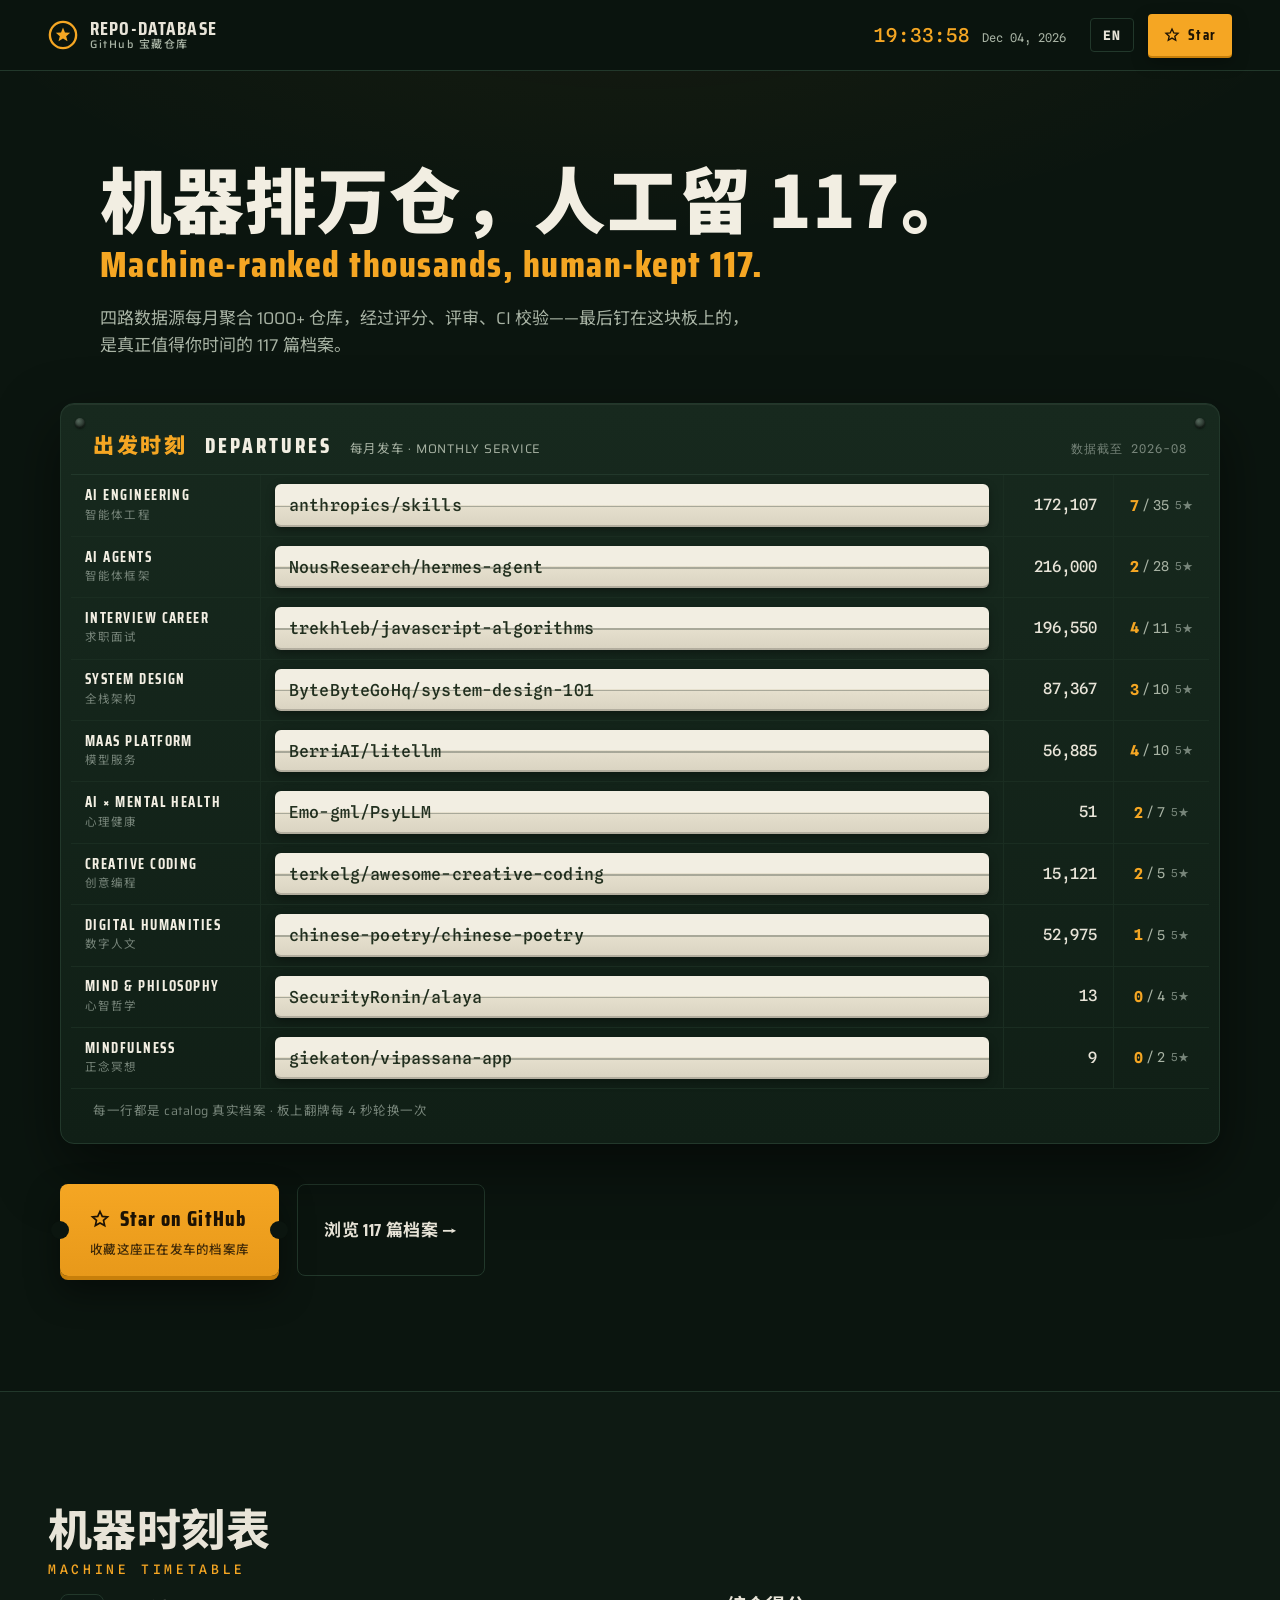
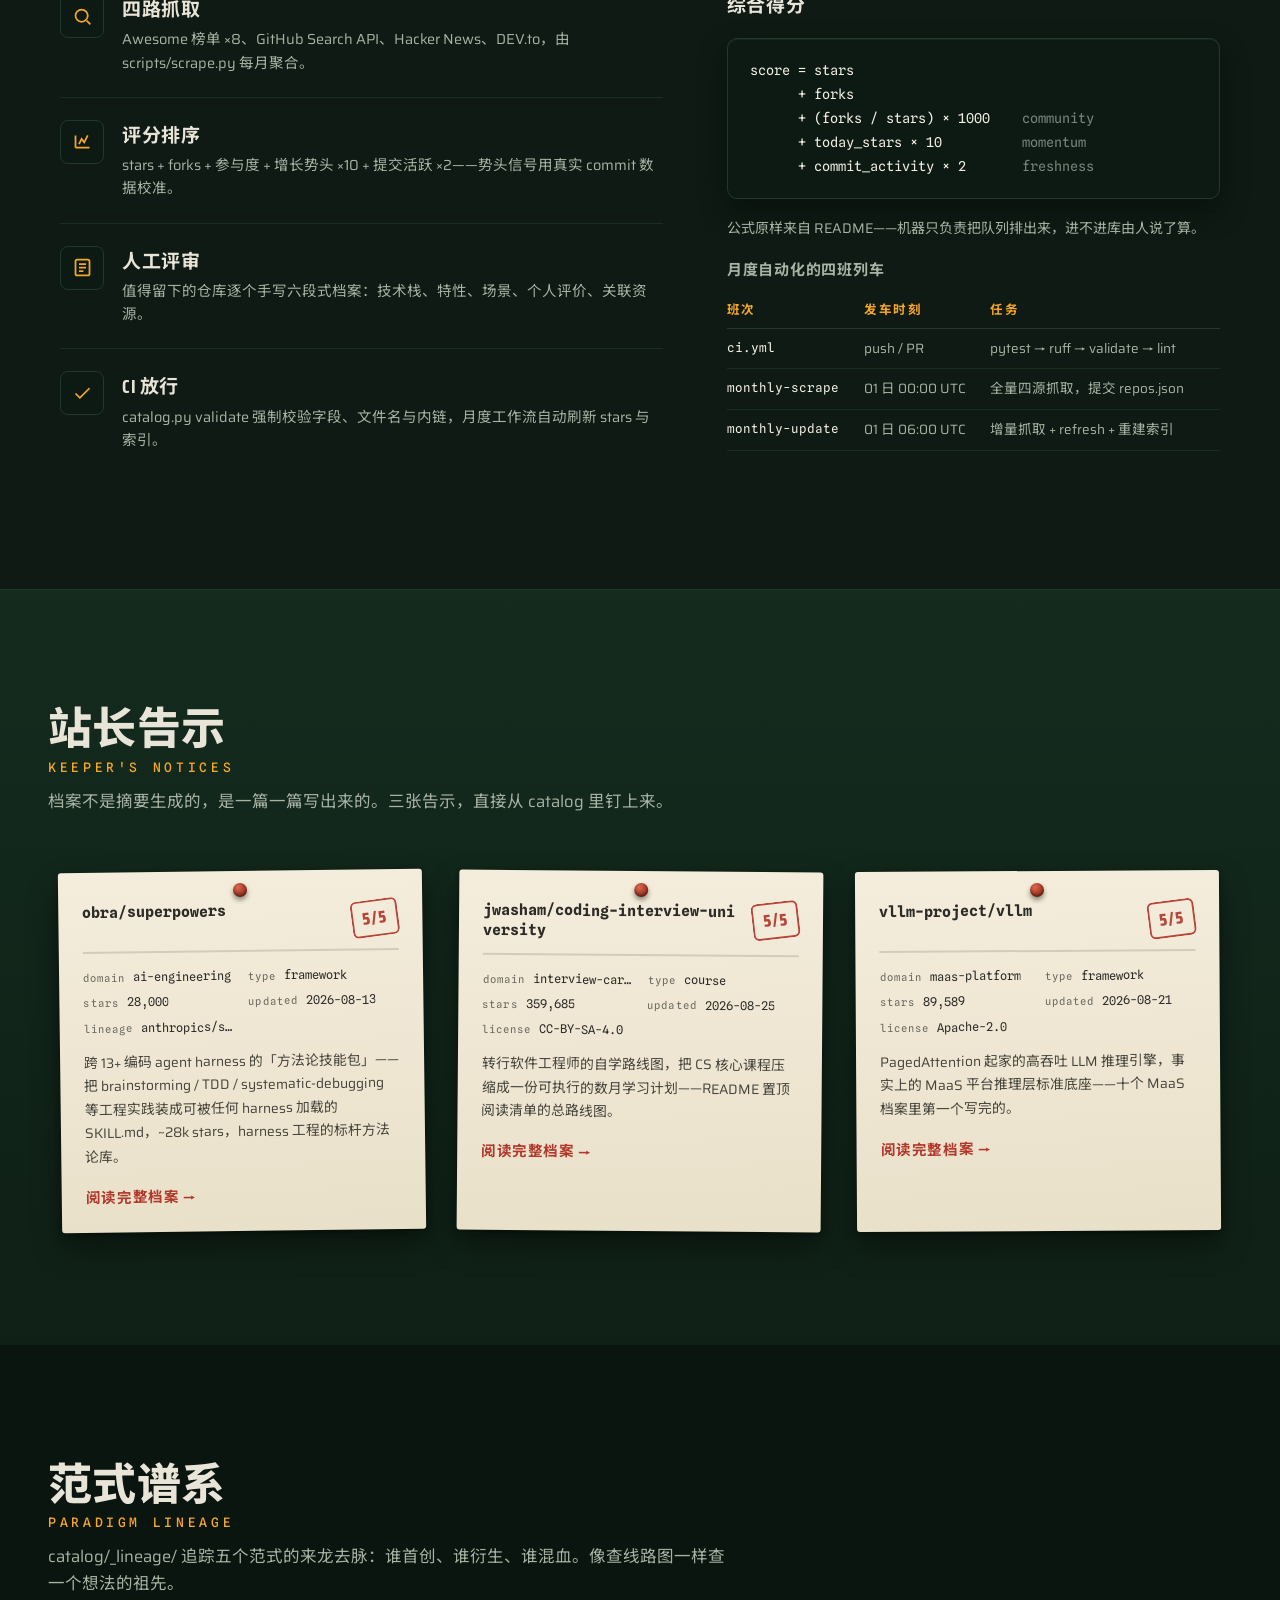
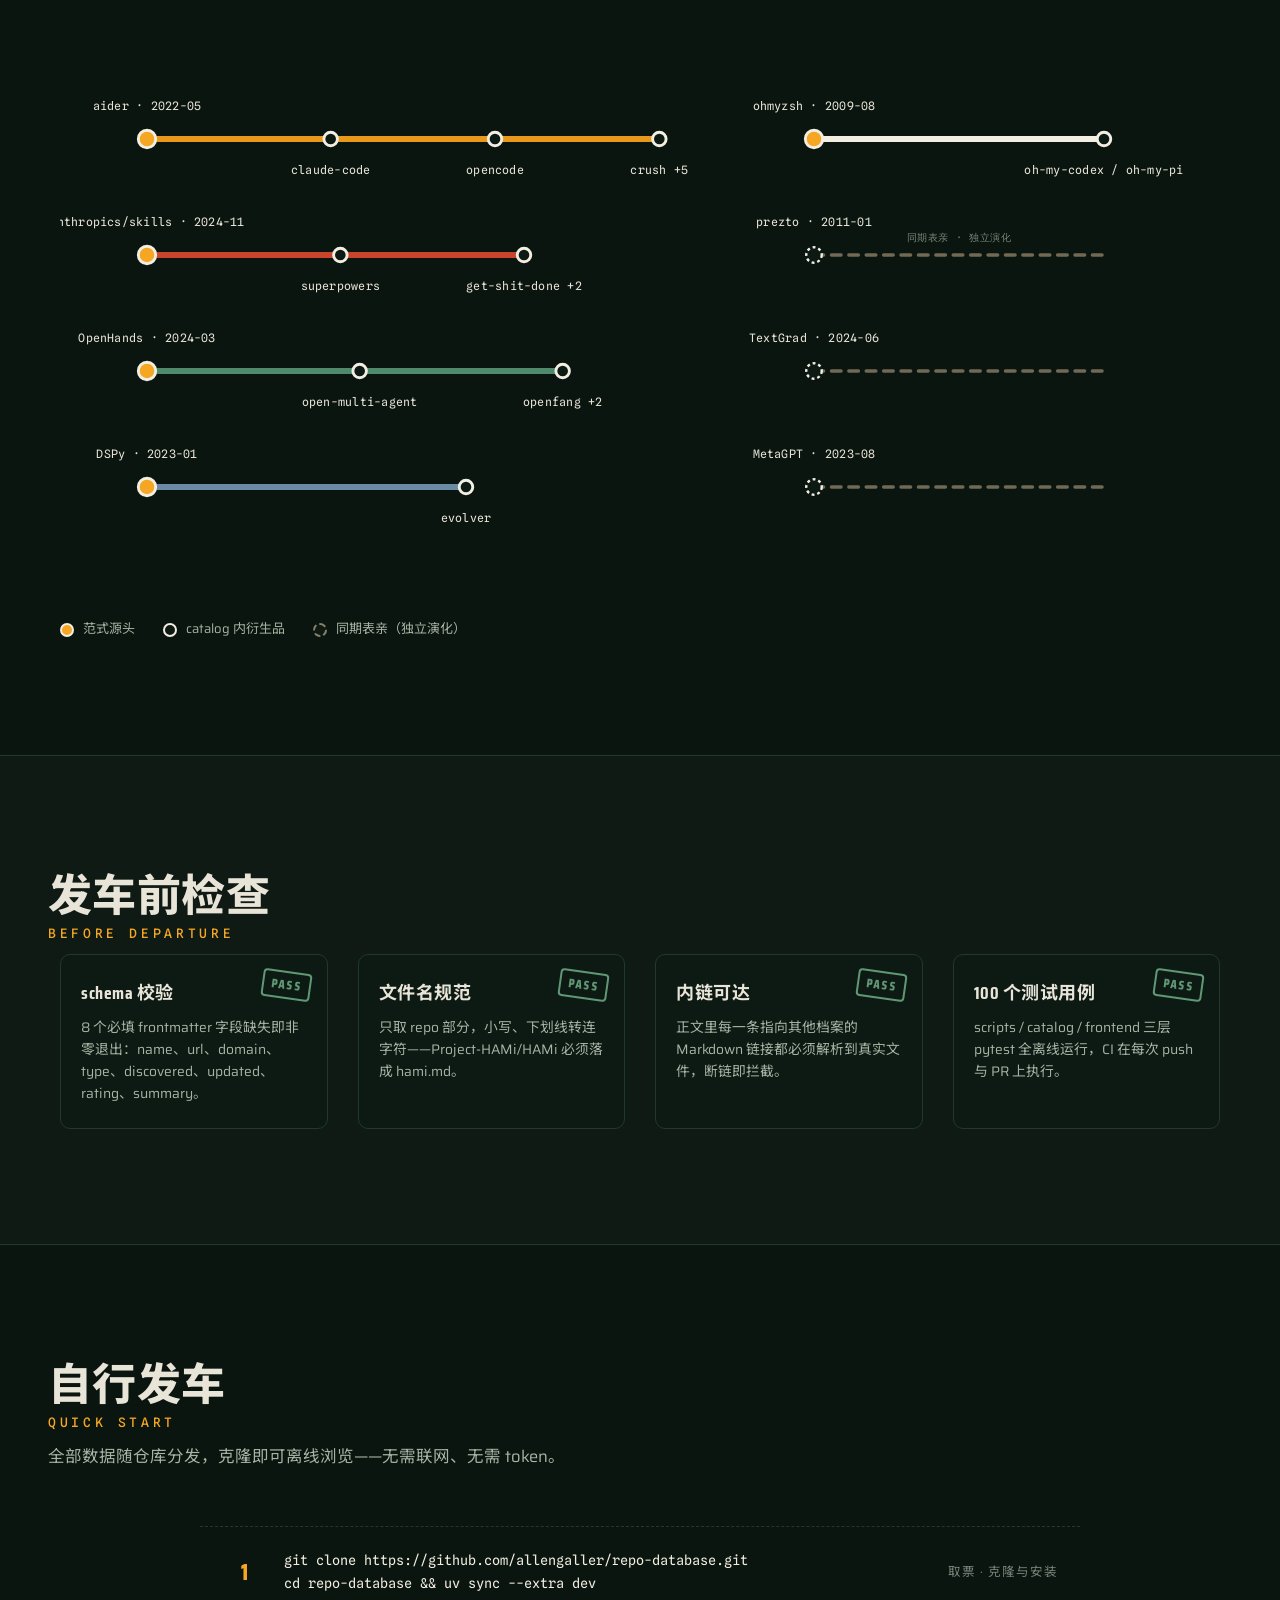
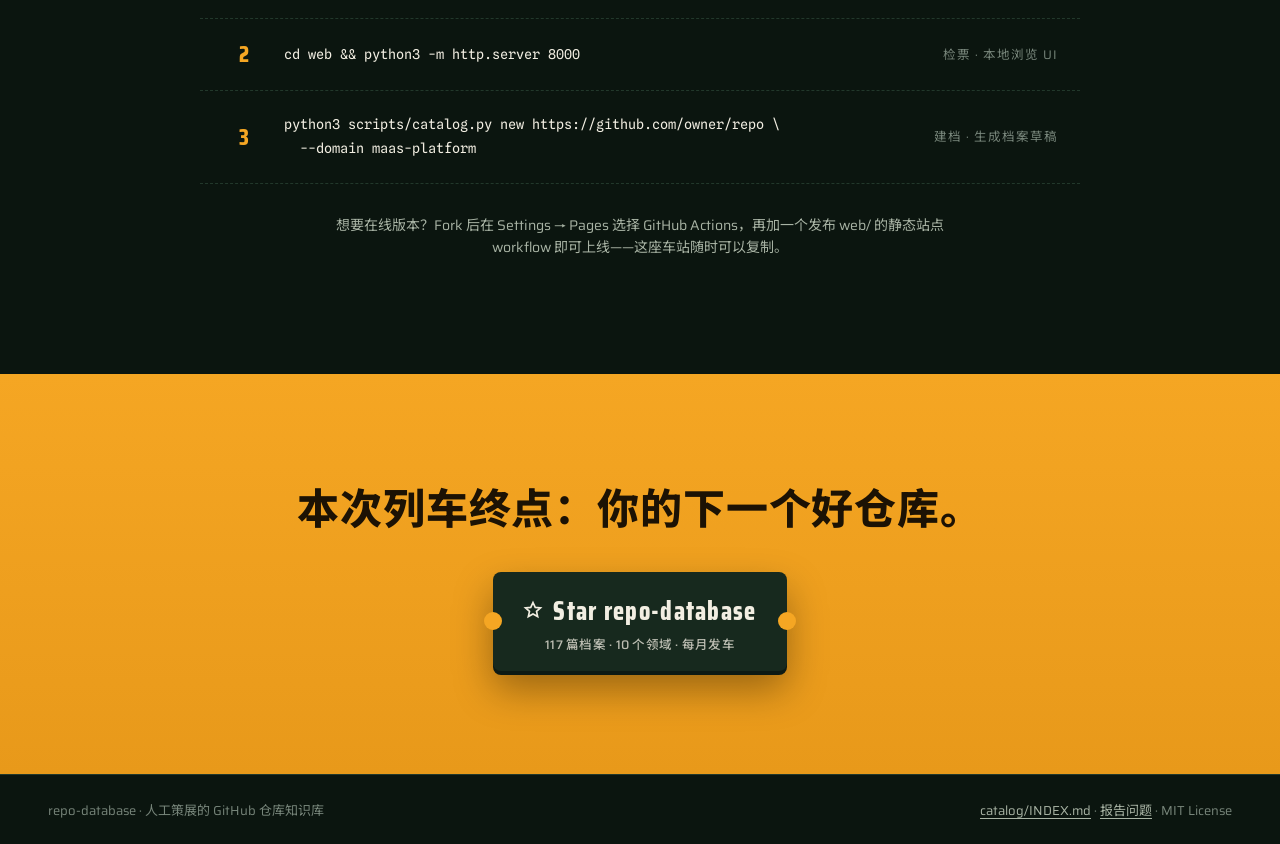
<file: GTM/index.html>
<!DOCTYPE html>
<html lang="zh-CN" data-lang="zh">
<head>
  <meta charset="UTF-8">
  <meta name="viewport" content="width=device-width, initial-scale=1.0">
  <meta name="description" content="repo-database — 机器聚合 1000+ 仓库，人工评审留下 117 篇档案。Machine-ranked thousands, human-kept 117.">
  <meta property="og:title" content="repo-database · GitHub Treasure">
  <meta property="og:description" content="出发大厅：四源聚合 × 人工策展 × CI 门禁的 GitHub 仓库知识库。117 篇档案，10 个领域，评审后留下。">
  <meta name="theme-color" content="#0b150f">
  <link rel="icon" href="data:image/svg+xml,%3Csvg xmlns='http://www.w3.org/2000/svg' viewBox='0 0 32 32'%3E%3Ccircle cx='16' cy='16' r='15' fill='%23f5a623'/%3E%3Ccircle cx='16' cy='16' r='9.5' fill='%230d1a14'/%3E%3Cpath d='M16 10.5l1.7 3.4 3.8.6-2.7 2.7.6 3.8-3.4-1.8-3.4 1.8.6-3.8-2.7-2.7 3.8-.6z' fill='%23f5a623'/%3E%3C/svg%3E">
  <title>repo-database · GitHub Treasure — 机器排万仓，人工留 117</title>
  <link rel="preconnect" href="https://fonts.googleapis.com">
  <link rel="preconnect" href="https://fonts.gstatic.com" crossorigin>
  <link href="https://fonts.googleapis.com/css2?family=Saira:wght@500;600;700&family=Saira+Condensed:wght@600;700;800&family=Spline+Sans+Mono:wght@400;500;700&family=Noto+Sans+SC:wght@400;500;700;900&display=swap" rel="stylesheet">
  <link rel="stylesheet" href="gtm.css">
</head>
<body>
  <!--
    DIRECTION CONTRACT — The Departure Board (seed key fe398aec, degraded roll, code-first)
    THESIS: repo-database 是一间出发大厅——机器管时刻表（四源聚合、评分排序、每月发车），策展人是站长（117 篇人工档案钉成告示）。拒绝类别默认的暗色英雄区 + 特性卡网格。
    OWN-WORLD: 深绿珐琅板面（#0d1a14）、骨白翻牌（#f2eee2）、琥珀运行高亮（#f5a623）、印章红人工痕迹（#c8452c）；Saira（DIN 系车站字）+ Spline Sans Mono 翻牌字 + Noto Sans SC；铆接板框、纸质告示卡、红墨印章、地铁线路图。
    STORY: 访客看懂「活的优质仓库出发板 + 有站长的档案库」，相信机器节奏与人工评审都真实（行行真实数据），动作是 Star（票根）+ 读档案。
    FIRST VIEWPORT: h1「机器排万仓，人工留 117」+ 全宽出发板：板楣 DEPARTURES·MONTHLY SERVICE·UPDATED 2026-08；十行线路（双语域名 | 翻牌真实仓库名 | STARS | 5★ 档案数）；板下票根式主 CTA「Star on GitHub」+ 次级「浏览档案」；板脚注注明数据截至 2026-08。
    FORM: The Departure Board — 7 候选按共鸣排序后的第 7 位（骰子分配）；候选列表其余 6 位未展示（degraded roll）。
    FINISH: unreviewed and undocumented is unfinished; this build ends with the finish review, the verdict, DESIGN.md, and every shipping raster carrying its provenance.
  -->
  <a class="skip-link" href="#board">跳到出发板 · Skip to board</a>

  <header class="station-bar">
    <a class="brand" href="https://github.com/allengaller/repo-database" target="_blank" rel="noopener">
      <svg class="brand-mark" viewBox="0 0 32 32" fill="none" aria-hidden="true">
        <circle cx="16" cy="16" r="14" stroke="currentColor" stroke-width="2.5"/>
        <path d="M16 8l2.1 5.2 5.6.4-4.3 3.6 1.4 5.4L16 19.6l-4.8 3 1.4-5.4-4.3-3.6 5.6-.4L16 8z" fill="currentColor"/>
      </svg>
      <span class="brand-name">REPO-DATABASE<small data-i18n="brandSub">GitHub 宝藏仓库</small></span>
    </a>
    <div class="clock" aria-hidden="true">
      <span class="clock-time" id="clockTime">--:--:--</span>
      <span class="clock-date" id="clockDate"></span>
    </div>
    <div class="bar-actions">
      <button id="langToggle" class="lang-toggle" type="button" aria-label="切换语言 / Switch language">EN</button>
      <a class="star-stub" href="https://github.com/allengaller/repo-database" target="_blank" rel="noopener">
        <svg viewBox="0 0 24 24" fill="none" stroke="currentColor" stroke-width="2" aria-hidden="true"><path d="M12 3l2.7 5.9 6.3.6-4.8 4.2 1.4 6.2L12 16.7l-5.6 3.2 1.4-6.2L3 9.5l6.3-.6L12 3z"/></svg>
        <span>Star</span>
      </a>
    </div>
  </header>

  <main>
    <!-- ============ 出发大厅 ============ -->
    <section class="hall">
      <div class="hall-head">
        <h1 class="hall-title">
          <span class="zh-block" data-i18n="h1main">机器排万仓，人工留 117。</span>
          <span class="en-block" data-i18n="h1sub">Machine-ranked thousands, human-kept 117.</span>
        </h1>
        <p class="hall-lede" data-i18n="lede">四路数据源每月聚合 1000+ 仓库，经过评分、评审、CI 校验——最后钉在这块板上的，是真正值得你时间的 117 篇档案。</p>
      </div>

      <div class="board-frame" id="board">
        <div class="board-header">
          <span class="bh-zh" data-i18n="boardTitle">出发时刻</span>
          <span class="bh-en">DEPARTURES</span>
          <span class="bh-service" data-i18n="boardService">每月发车 · MONTHLY SERVICE</span>
          <span class="bh-updated" data-i18n="boardUpdated">数据截至 2026-08</span>
        </div>

        <div class="board" aria-hidden="true">
          <div class="brow" data-line="ai-engineering">
            <div class="r-line"><b>AI ENGINEERING</b><i data-i18n-line>智能体工程</i></div>
            <div class="r-dest"><span class="flap"><span class="flap-name">anomalyco/opencode</span></span></div>
            <div class="r-stars">197,000</div>
            <div class="r-rating"><span class="five-count">7</span><span class="rating-sep">/</span><span class="total">35</span><span class="rating-unit">5★</span></div>
          </div>
          <div class="brow" data-line="ai-agents">
            <div class="r-line"><b>AI AGENTS</b><i data-i18n-line>智能体框架</i></div>
            <div class="r-dest"><span class="flap"><span class="flap-name">openclaw/openclaw</span></span></div>
            <div class="r-stars">380,000</div>
            <div class="r-rating"><span class="five-count">2</span><span class="rating-sep">/</span><span class="total">28</span><span class="rating-unit">5★</span></div>
          </div>
          <div class="brow" data-line="interview-career">
            <div class="r-line"><b>INTERVIEW CAREER</b><i data-i18n-line>求职面试</i></div>
            <div class="r-dest"><span class="flap"><span class="flap-name">jwasham/coding-interview-university</span></span></div>
            <div class="r-stars">359,685</div>
            <div class="r-rating"><span class="five-count">4</span><span class="rating-sep">/</span><span class="total">11</span><span class="rating-unit">5★</span></div>
          </div>
          <div class="brow" data-line="fullstack-arch">
            <div class="r-line"><b>SYSTEM DESIGN</b><i data-i18n-line>全栈架构</i></div>
            <div class="r-dest"><span class="flap"><span class="flap-name">donnemartin/system-design-primer</span></span></div>
            <div class="r-stars">365,155</div>
            <div class="r-rating"><span class="five-count">3</span><span class="rating-sep">/</span><span class="total">10</span><span class="rating-unit">5★</span></div>
          </div>
          <div class="brow" data-line="maas-platform">
            <div class="r-line"><b>MAAS PLATFORM</b><i data-i18n-line>模型服务</i></div>
            <div class="r-dest"><span class="flap"><span class="flap-name">vllm-project/vllm</span></span></div>
            <div class="r-stars">89,589</div>
            <div class="r-rating"><span class="five-count">4</span><span class="rating-sep">/</span><span class="total">10</span><span class="rating-unit">5★</span></div>
          </div>
          <div class="brow" data-line="ai-mental-health">
            <div class="r-line"><b>AI × MENTAL HEALTH</b><i data-i18n-line>心理健康</i></div>
            <div class="r-dest"><span class="flap"><span class="flap-name">Emo-gml/PsyLLM</span></span></div>
            <div class="r-stars">51</div>
            <div class="r-rating"><span class="five-count">2</span><span class="rating-sep">/</span><span class="total">7</span><span class="rating-unit">5★</span></div>
          </div>
          <div class="brow" data-line="creative-coding">
            <div class="r-line"><b>CREATIVE CODING</b><i data-i18n-line>创意编程</i></div>
            <div class="r-dest"><span class="flap"><span class="flap-name">terkelg/awesome-creative-coding</span></span></div>
            <div class="r-stars">15,121</div>
            <div class="r-rating"><span class="five-count">2</span><span class="rating-sep">/</span><span class="total">5</span><span class="rating-unit">5★</span></div>
          </div>
          <div class="brow" data-line="culture-arts">
            <div class="r-line"><b>DIGITAL HUMANITIES</b><i data-i18n-line>数字人文</i></div>
            <div class="r-dest"><span class="flap"><span class="flap-name">chinese-poetry/chinese-poetry</span></span></div>
            <div class="r-stars">52,975</div>
            <div class="r-rating"><span class="five-count">1</span><span class="rating-sep">/</span><span class="total">5</span><span class="rating-unit">5★</span></div>
          </div>
          <div class="brow" data-line="mind-philosophy">
            <div class="r-line"><b>MIND &amp; PHILOSOPHY</b><i data-i18n-line>心智哲学</i></div>
            <div class="r-dest"><span class="flap"><span class="flap-name">SecurityRonin/alaya</span></span></div>
            <div class="r-stars">13</div>
            <div class="r-rating"><span class="five-count">0</span><span class="rating-sep">/</span><span class="total">4</span><span class="rating-unit">5★</span></div>
          </div>
          <div class="brow" data-line="mindfulness-apps">
            <div class="r-line"><b>MINDFULNESS</b><i data-i18n-line>正念冥想</i></div>
            <div class="r-dest"><span class="flap"><span class="flap-name">giekaton/vipassana-app</span></span></div>
            <div class="r-stars">9</div>
            <div class="r-rating"><span class="five-count">0</span><span class="rating-sep">/</span><span class="total">2</span><span class="rating-unit">5★</span></div>
          </div>
        </div>

        <ul class="board-sr">
          <li>ai-engineering 智能体工程：35 篇，7 篇五星；代表档案 anomalyco/opencode（197,000 stars，5/5）</li>
          <li>ai-agents 智能体框架：28 篇，2 篇五星；代表档案 openclaw/openclaw（380,000 stars，4/5）</li>
          <li>interview-career 求职面试：11 篇，4 篇五星；代表档案 jwasham/coding-interview-university（359,685 stars，5/5）</li>
          <li>fullstack-arch 全栈架构：10 篇，3 篇五星；代表档案 donnemartin/system-design-primer（365,155 stars，5/5）</li>
          <li>maas-platform 模型服务：10 篇，4 篇五星；代表档案 vllm-project/vllm（89,589 stars，5/5）</li>
          <li>ai-mental-health 心理健康：7 篇，2 篇五星；代表档案 Emo-gml/PsyLLM（51 stars，5/5）</li>
          <li>creative-coding 创意编程：5 篇，2 篇五星；代表档案 terkelg/awesome-creative-coding（15,121 stars，5/5）</li>
          <li>culture-arts 数字人文：5 篇，1 篇五星；代表档案 chinese-poetry/chinese-poetry（52,975 stars，5/5）</li>
          <li>mind-philosophy 心智哲学：4 篇，0 篇五星；代表档案 SecurityRonin/alaya（13 stars，4/5）</li>
          <li>mindfulness-apps 正念冥想：2 篇，0 篇五星；代表档案 giekaton/vipassana-app（9 stars，4/5）</li>
        </ul>

        <div class="board-foot" data-i18n="boardFoot">每一行都是 catalog 真实档案 · 板上翻牌每 4 秒轮换一次</div>
      </div>

      <div class="hall-cta">
        <a class="ticket-main" href="https://github.com/allengaller/repo-database" target="_blank" rel="noopener">
          <span class="ticket-star">
            <svg viewBox="0 0 24 24" fill="none" stroke="currentColor" stroke-width="2" aria-hidden="true"><path d="M12 3l2.7 5.9 6.3.6-4.8 4.2 1.4 6.2L12 16.7l-5.6 3.2 1.4-6.2L3 9.5l6.3-.6L12 3z"/></svg>
            <span data-i18n="ctaStar">Star on GitHub</span>
          </span>
          <small data-i18n="ctaStarSub">收藏这座正在发车的档案库</small>
        </a>
        <a class="ticket-alt" href="https://github.com/allengaller/repo-database/blob/main/catalog/INDEX.md" target="_blank" rel="noopener">
          <span data-i18n="ctaIndex">浏览 117 篇档案 →</span>
        </a>
      </div>
    </section>

    <!-- ============ 机器时刻表 ============ -->
    <section class="how">
      <h2 class="sec-title"><span data-i18n="howTitle">机器时刻表</span><b>MACHINE TIMETABLE</b></h2>
      <div class="how-grid">
        <div class="how-flow">
          <div class="flow-step">
            <span class="fs-icon"><svg viewBox="0 0 24 24" fill="none" stroke="currentColor" stroke-width="2" aria-hidden="true"><circle cx="11" cy="11" r="7"/><path d="M21 21l-4.3-4.3"/></svg></span>
            <div><h3 data-i18n="flow1T">四路抓取</h3><p data-i18n="flow1P">Awesome 榜单 ×8、GitHub Search API、Hacker News、DEV.to，由 scripts/scrape.py 每月聚合。</p></div>
          </div>
          <div class="flow-step">
            <span class="fs-icon"><svg viewBox="0 0 24 24" fill="none" stroke="currentColor" stroke-width="2" aria-hidden="true"><path d="M4 19V5m0 14h16M8 15l3-6 3 4 4-8"/></svg></span>
            <div><h3 data-i18n="flow2T">评分排序</h3><p data-i18n="flow2P">stars + forks + 参与度 + 增长势头 ×10 + 提交活跃 ×2——势头信号用真实 commit 数据校准。</p></div>
          </div>
          <div class="flow-step">
            <span class="fs-icon"><svg viewBox="0 0 24 24" fill="none" stroke="currentColor" stroke-width="2" aria-hidden="true"><rect x="4" y="3" width="16" height="18" rx="2"/><path d="M8 8h8M8 12h8M8 16h5"/></svg></span>
            <div><h3 data-i18n="flow3T">人工评审</h3><p data-i18n="flow3P">值得留下的仓库逐个手写六段式档案：技术栈、特性、场景、个人评价、关联资源。</p></div>
          </div>
          <div class="flow-step">
            <span class="fs-icon"><svg viewBox="0 0 24 24" fill="none" stroke="currentColor" stroke-width="2" aria-hidden="true"><path d="M20 6L9 17l-5-5"/></svg></span>
            <div><h3 data-i18n="flow4T">CI 放行</h3><p data-i18n="flow4P">catalog.py validate 强制校验字段、文件名与内链，月度工作流自动刷新 stars 与索引。</p></div>
          </div>
        </div>
        <div class="how-formula">
          <h3 data-i18n="formulaT">综合得分</h3>
          <pre class="formula"><code>score = stars
      + forks
      + (forks / stars) × 1000   <span class="fx-c"> community</span>
      + today_stars × 10         <span class="fx-c"> momentum</span>
      + commit_activity × 2      <span class="fx-c"> freshness</span></code></pre>
          <p class="formula-note" data-i18n="formulaNote">公式原样来自 README——机器只负责把队列排出来，进不进库由人说了算。</p>
          <table class="wf-table">
            <caption data-i18n="wfCap">月度自动化的四班列车</caption>
            <thead><tr><th data-i18n="wfHead1">班次</th><th data-i18n="wfHead2">发车时刻</th><th data-i18n="wfHead3">任务</th></tr></thead>
            <tbody>
              <tr><td>ci.yml</td><td>push / PR</td><td>pytest → ruff → validate → lint</td></tr>
              <tr><td>monthly-scrape</td><td>01 日 00:00 UTC</td><td data-i18n="wf1">全量四源抓取，提交 repos.json</td></tr>
              <tr><td>monthly-update</td><td>01 日 06:00 UTC</td><td data-i18n="wf2">增量抓取 + refresh + 重建索引</td></tr>
            </tbody>
          </table>
        </div>
      </div>
    </section>

    <!-- ============ 站长告示 ============ -->
    <section class="notices">
      <h2 class="sec-title"><span data-i18n="noticesTitle">站长告示</span><b>KEEPER'S NOTICES</b></h2>
      <p class="sec-lede" data-i18n="noticesLede">档案不是摘要生成的，是一篇一篇写出来的。三张告示，直接从 catalog 里钉上来。</p>
      <div class="notice-board">
        <article class="notice-card">
          <span class="pin" aria-hidden="true"></span>
          <header class="nc-head">
            <h3>obra/superpowers</h3>
            <span class="nc-stamp" aria-label="rating 5/5">5/5</span>
          </header>
          <dl class="nc-meta">
            <div><dt>domain</dt><dd>ai-engineering</dd></div>
            <div><dt>type</dt><dd>framework</dd></div>
            <div><dt>stars</dt><dd>28,000</dd></div>
            <div><dt>updated</dt><dd>2026-08-13</dd></div>
            <div><dt>lineage</dt><dd>anthropics/skills</dd></div>
          </dl>
          <p class="nc-body" data-i18n="nc1">跨 13+ 编码 agent harness 的「方法论技能包」——把 brainstorming / TDD / systematic-debugging 等工程实践装成可被任何 harness 加载的 SKILL.md，~28k stars，harness 工程的标杆方法论库。</p>
          <a class="nc-link" href="https://github.com/allengaller/repo-database/blob/main/catalog/ai-engineering/superpowers.md" target="_blank" rel="noopener" data-i18n="ncLink">阅读完整档案 →</a>
        </article>
        <article class="notice-card">
          <span class="pin" aria-hidden="true"></span>
          <header class="nc-head">
            <h3>jwasham/coding-interview-university</h3>
            <span class="nc-stamp" aria-label="rating 5/5">5/5</span>
          </header>
          <dl class="nc-meta">
            <div><dt>domain</dt><dd>interview-career</dd></div>
            <div><dt>type</dt><dd>course</dd></div>
            <div><dt>stars</dt><dd>359,685</dd></div>
            <div><dt>updated</dt><dd>2026-08-25</dd></div>
            <div><dt>license</dt><dd>CC-BY-SA-4.0</dd></div>
          </dl>
          <p class="nc-body" data-i18n="nc2">转行软件工程师的自学路线图，把 CS 核心课程压缩成一份可执行的数月学习计划——README 置顶阅读清单的总路线图。</p>
          <a class="nc-link" href="https://github.com/allengaller/repo-database/blob/main/catalog/interview-career/coding-interview-university.md" target="_blank" rel="noopener" data-i18n="ncLink">阅读完整档案 →</a>
        </article>
        <article class="notice-card">
          <span class="pin" aria-hidden="true"></span>
          <header class="nc-head">
            <h3>vllm-project/vllm</h3>
            <span class="nc-stamp" aria-label="rating 5/5">5/5</span>
          </header>
          <dl class="nc-meta">
            <div><dt>domain</dt><dd>maas-platform</dd></div>
            <div><dt>type</dt><dd>framework</dd></div>
            <div><dt>stars</dt><dd>89,589</dd></div>
            <div><dt>updated</dt><dd>2026-08-21</dd></div>
            <div><dt>license</dt><dd>Apache-2.0</dd></div>
          </dl>
          <p class="nc-body" data-i18n="nc3">PagedAttention 起家的高吞吐 LLM 推理引擎，事实上的 MaaS 平台推理层标准底座——十个 MaaS 档案里第一个写完的。</p>
          <a class="nc-link" href="https://github.com/allengaller/repo-database/blob/main/catalog/maas-platform/vllm.md" target="_blank" rel="noopener" data-i18n="ncLink">阅读完整档案 →</a>
        </article>
      </div>
    </section>

    <!-- ============ 范式谱系 ============ -->
    <section class="lineage">
      <h2 class="sec-title"><span data-i18n="lineageTitle">范式谱系</span><b>PARADIGM LINEAGE</b></h2>
      <p class="sec-lede" data-i18n="lineageLede">catalog/_lineage/ 追踪五个范式的来龙去脉：谁首创、谁衍生、谁混血。像查线路图一样查一个想法的祖先。</p>
      <div class="metro">
        <svg class="metro-svg" viewBox="0 0 1200 560" role="img" aria-label="五条范式谱系线路图">
          <g class="mline" data-line-name="CLI 流式 diff 编辑器 CLI streaming diff editor">
            <path class="rail" d="M90 90 H 620" />
            <circle class="stn origin" cx="90" cy="90" r="9"/>
            <text class="stn-name" x="90" y="60" text-anchor="middle">aider · 2022-05</text>
            <circle class="stn" cx="280" cy="90" r="7"/>
            <text class="stn-name" x="280" y="126" text-anchor="middle">claude-code</text>
            <circle class="stn" cx="450" cy="90" r="7"/>
            <text class="stn-name" x="450" y="126" text-anchor="middle">opencode</text>
            <circle class="stn" cx="620" cy="90" r="7"/>
            <text class="stn-name" x="620" y="126" text-anchor="middle">crush +5</text>
          </g>
          <g class="mline" data-line-name="Agent harness 配置 agent harness config">
            <path class="rail" d="M90 210 H 480" />
            <circle class="stn origin" cx="90" cy="210" r="9"/>
            <text class="stn-name" x="90" y="180" text-anchor="middle">anthropics/skills · 2024-11</text>
            <circle class="stn" cx="290" cy="210" r="7"/>
            <text class="stn-name" x="290" y="246" text-anchor="middle">superpowers</text>
            <circle class="stn" cx="480" cy="210" r="7"/>
            <text class="stn-name" x="480" y="246" text-anchor="middle">get-shit-done +2</text>
          </g>
          <g class="mline" data-line-name="多 agent 编排 multi-agent orchestration">
            <path class="rail" d="M90 330 H 520" />
            <circle class="stn origin" cx="90" cy="330" r="9"/>
            <text class="stn-name" x="90" y="300" text-anchor="middle">OpenHands · 2024-03</text>
            <circle class="stn" cx="310" cy="330" r="7"/>
            <text class="stn-name" x="310" y="366" text-anchor="middle">open-multi-agent</text>
            <circle class="stn" cx="520" cy="330" r="7"/>
            <text class="stn-name" x="520" y="366" text-anchor="middle">openfang +2</text>
          </g>
          <g class="mline" data-line-name="Prompt 演化 prompt evolution">
            <path class="rail" d="M90 450 H 420" />
            <circle class="stn origin" cx="90" cy="450" r="9"/>
            <text class="stn-name" x="90" y="420" text-anchor="middle">DSPy · 2023-01</text>
            <circle class="stn" cx="420" cy="450" r="7"/>
            <text class="stn-name" x="420" y="486" text-anchor="middle">evolver</text>
          </g>
          <g class="mline" data-line-name="oh-my-zsh 家族 oh-my-zsh family">
            <path class="rail" d="M780 90 H 1080" />
            <circle class="stn origin" cx="780" cy="90" r="9"/>
            <text class="stn-name" x="780" y="60" text-anchor="middle">ohmyzsh · 2009-08</text>
            <circle class="stn" cx="1080" cy="90" r="7"/>
            <text class="stn-name" x="1080" y="126" text-anchor="middle">oh-my-codex / oh-my-pi</text>
          </g>
          <g class="mline" data-line-name="oh-my-zsh 家族（独立演化）oh-my-zsh family cousin">
            <path class="rail dashed" d="M780 210 H 1080" />
            <circle class="stn cousin" cx="780" cy="210" r="8"/>
            <text class="stn-name" x="780" y="180" text-anchor="middle">prezto · 2011-01</text>
            <text class="stn-note" x="930" y="196" text-anchor="middle" data-i18n="cousinNote">同期表亲 · 独立演化</text>
          </g>
          <g class="mline" data-line-name="Prompt 演化（同期表亲）prompt evolution cousin">
            <path class="rail dashed" d="M780 330 H 1080" />
            <circle class="stn cousin" cx="780" cy="330" r="8"/>
            <text class="stn-name" x="780" y="300" text-anchor="middle">TextGrad · 2024-06</text>
          </g>
          <g class="mline" data-line-name="多 agent 编排（同期表亲）multi-agent orchestration cousin">
            <path class="rail dashed" d="M780 450 H 1080" />
            <circle class="stn cousin" cx="780" cy="450" r="8"/>
            <text class="stn-name" x="780" y="420" text-anchor="middle">MetaGPT · 2023-08</text>
          </g>
        </svg>
        <div class="metro-legend">
          <span><i class="lg-origin"></i><span data-i18n="lgOrigin">范式源头</span></span>
          <span><i class="lg-stn"></i><span data-i18n="lgDeriv">catalog 内衍生品</span></span>
          <span><i class="lg-cousin"></i><span data-i18n="lgCousin">同期表亲（独立演化）</span></span>
        </div>
      </div>
    </section>

    <!-- ============ 发车前检查 ============ -->
    <section class="gate">
      <h2 class="sec-title"><span data-i18n="gateTitle">发车前检查</span><b>BEFORE DEPARTURE</b></h2>
      <div class="gate-grid">
        <div class="gate-item">
          <span class="gate-stamp" aria-hidden="true">PASS</span>
          <h3 data-i18n="gate1T">schema 校验</h3>
          <p data-i18n="gate1P">8 个必填 frontmatter 字段缺失即非零退出：name、url、domain、type、discovered、updated、rating、summary。</p>
        </div>
        <div class="gate-item">
          <span class="gate-stamp" aria-hidden="true">PASS</span>
          <h3 data-i18n="gate2T">文件名规范</h3>
          <p data-i18n="gate2P">只取 repo 部分，小写、下划线转连字符——Project-HAMi/HAMi 必须落成 hami.md。</p>
        </div>
        <div class="gate-item">
          <span class="gate-stamp" aria-hidden="true">PASS</span>
          <h3 data-i18n="gate3T">内链可达</h3>
          <p data-i18n="gate3P">正文里每一条指向其他档案的 Markdown 链接都必须解析到真实文件，断链即拦截。</p>
        </div>
        <div class="gate-item">
          <span class="gate-stamp" aria-hidden="true">PASS</span>
          <h3 data-i18n="gate4T">100 个测试用例</h3>
          <p data-i18n="gate4P">scripts / catalog / frontend 三层 pytest 全离线运行，CI 在每次 push 与 PR 上执行。</p>
        </div>
      </div>
    </section>

    <!-- ============ 自行发车 ============ -->
    <section class="quickstart">
      <h2 class="sec-title"><span data-i18n="qsTitle">自行发车</span><b>QUICK START</b></h2>
      <p class="sec-lede" data-i18n="qsLede">全部数据随仓库分发，克隆即可离线浏览——无需联网、无需 token。</p>
      <div class="qs-ticket">
        <div class="qs-cmd"><span class="qs-no">1</span><pre><code>git clone https://github.com/allengaller/repo-database.git
cd repo-database &amp;&amp; uv sync --extra dev</code></pre><span class="qs-label" data-i18n="qs1">取票 · 克隆与安装</span></div>
        <div class="qs-cmd"><span class="qs-no">2</span><pre><code>cd web &amp;&amp; python3 -m http.server 8000</code></pre><span class="qs-label" data-i18n="qs2">检票 · 本地浏览 UI</span></div>
        <div class="qs-cmd"><span class="qs-no">3</span><pre><code>python3 scripts/catalog.py new https://github.com/owner/repo \
  --domain maas-platform</code></pre><span class="qs-label" data-i18n="qs3">建档 · 生成档案草稿</span></div>
      </div>
              <p class="qs-note" data-i18n="qsNote">想要在线版本？Fork 后在 Settings → Pages 选择 GitHub Actions，再加一个发布 web/ 的静态站点 workflow 即可上线——这座车站随时可以复制。</p>
    </section>

    <!-- ============ 终到 ============ -->
    <section class="terminus">
      <div class="terminus-board">
        <p class="term-line" data-i18n="termLine">本次列车终点：你的下一个好仓库。</p>
        <a class="ticket-main big" href="https://github.com/allengaller/repo-database" target="_blank" rel="noopener">
          <span class="ticket-star">
            <svg viewBox="0 0 24 24" fill="none" stroke="currentColor" stroke-width="2" aria-hidden="true"><path d="M12 3l2.7 5.9 6.3.6-4.8 4.2 1.4 6.2L12 16.7l-5.6 3.2 1.4-6.2L3 9.5l6.3-.6L12 3z"/></svg>
            <span data-i18n="ctaStar2">Star repo-database</span>
          </span>
          <small data-i18n="ctaStarSub2">117 篇档案 · 10 个领域 · 每月发车</small>
        </a>
      </div>
    </section>
  </main>

  <footer class="station-foot">
    <span>repo-database · <span data-i18n="footCurated">人工策展的 GitHub 仓库知识库</span></span>
    <span><a href="https://github.com/allengaller/repo-database/blob/main/catalog/INDEX.md" target="_blank" rel="noopener">catalog/INDEX.md</a> · <a href="https://github.com/allengaller/repo-database/issues" target="_blank" rel="noopener" data-i18n="footIssues">报告问题</a> · MIT License</span>
  </footer>

  <script src="gtm.js"></script>
</body>
</html>
</file>
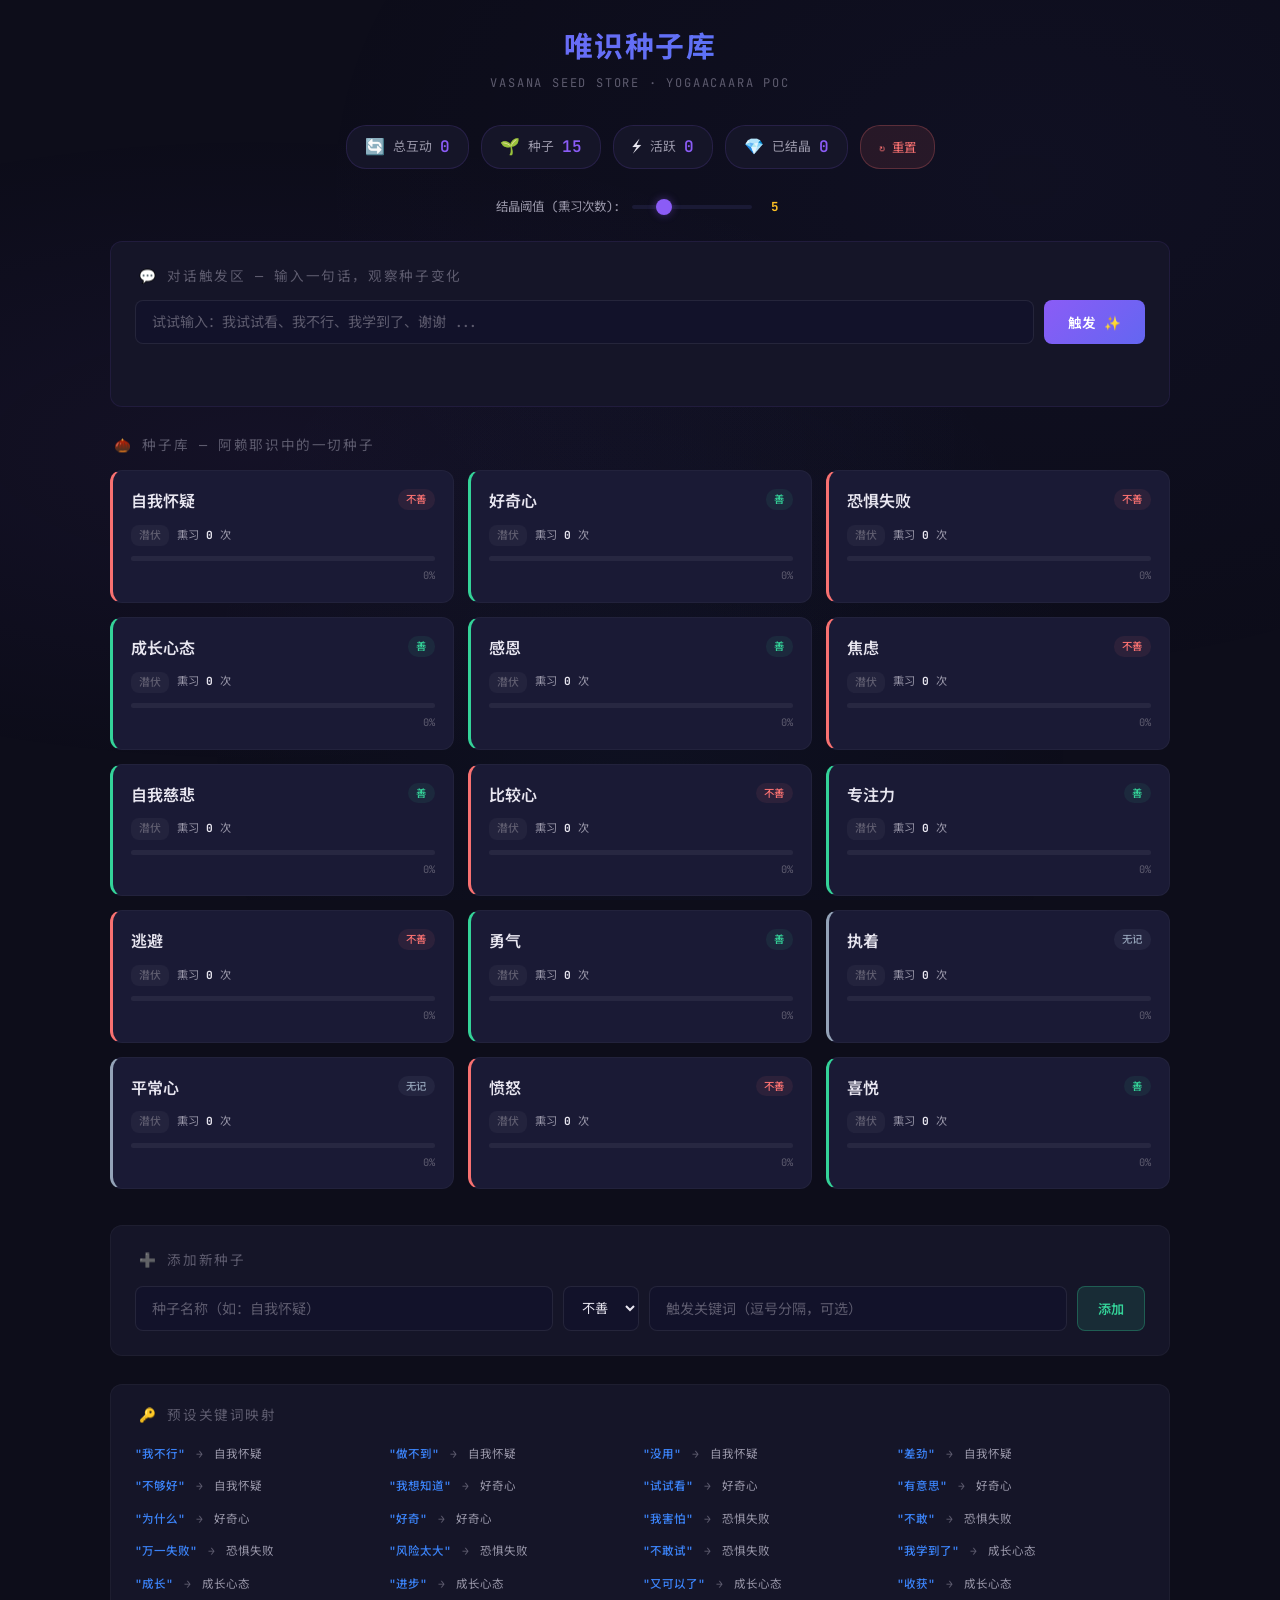
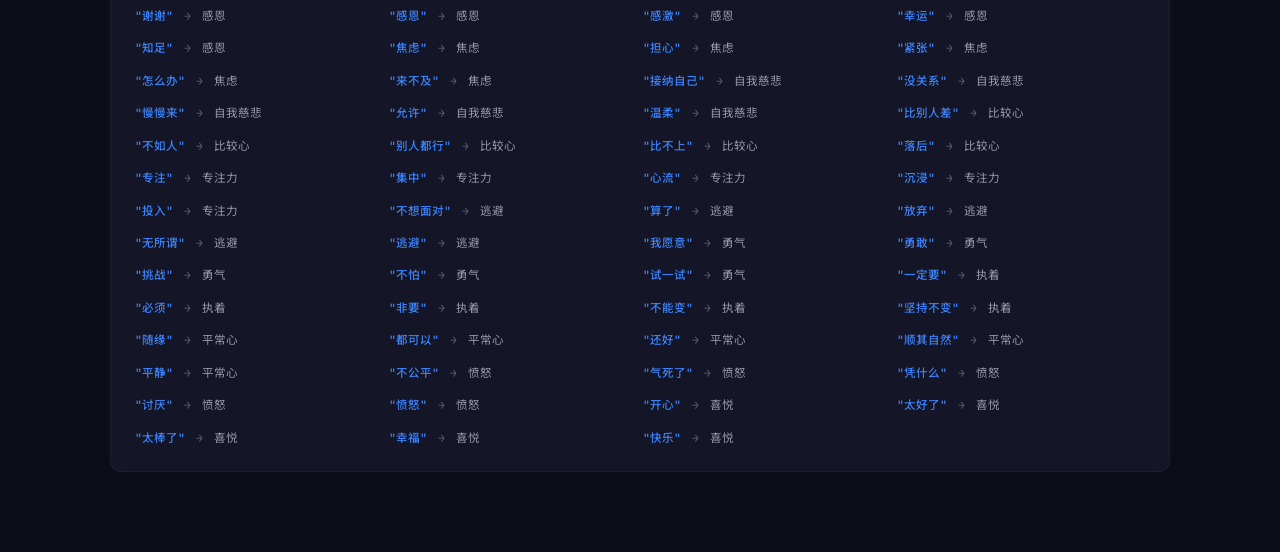
<file: research/mind-coach/repos/vasana-poc/index.html>
<!DOCTYPE html>
<html lang="zh-CN">
<head>
  <meta charset="UTF-8">
  <meta name="viewport" content="width=device-width, initial-scale=1.0">
  <title>唯识种子库 · Vasana PoC</title>
  <style>
    /* ========== 基础重置与主题 ========== */
    @import url('https://fonts.googleapis.com/css2?family=JetBrains+Mono:wght@300;400;500;600;700&family=Noto+Sans+SC:wght@300;400;500;700&display=swap');

    :root {
      --bg-primary: #0d0d1a;
      --bg-secondary: #151528;
      --bg-card: #1a1a35;
      --bg-input: #12122a;
      --text-primary: #e8e6f0;
      --text-secondary: #9896a8;
      --text-muted: #5d5b6e;
      --accent-purple: #8b5cf6;
      --accent-indigo: #6366f1;
      --accent-blue: #3b82f6;
      /* 善种子 — 青绿 */
      --seed-wholesome: #34d399;
      --seed-wholesome-bg: rgba(52, 211, 153, 0.08);
      --seed-wholesome-glow: rgba(52, 211, 153, 0.4);
      /* 不善种子 — 赤红 */
      --seed-unwholesome: #f87171;
      --seed-unwholesome-bg: rgba(248, 113, 113, 0.08);
      --seed-unwholesome-glow: rgba(248, 113, 113, 0.4);
      /* 无记种子 — 灰蓝 */
      --seed-neutral: #94a3b8;
      --seed-neutral-bg: rgba(148, 163, 184, 0.08);
      --seed-neutral-glow: rgba(148, 163, 184, 0.4);
      /* 结晶色 */
      --crystal-gold: #fbbf24;
      --crystal-glow: rgba(251, 191, 36, 0.6);
      --radius: 12px;
      --radius-sm: 8px;
      --shadow: 0 4px 24px rgba(0,0,0,0.3);
      --transition: 0.3s cubic-bezier(0.4, 0, 0.2, 1);
    }

    * { margin: 0; padding: 0; box-sizing: border-box; }

    body {
      font-family: 'JetBrains Mono', 'Noto Sans SC', monospace;
      background: var(--bg-primary);
      color: var(--text-primary);
      min-height: 100vh;
      line-height: 1.6;
      overflow-x: hidden;
    }

    /* 背景纹理 */
    body::before {
      content: '';
      position: fixed;
      inset: 0;
      background:
        radial-gradient(ellipse at 20% 50%, rgba(139, 92, 246, 0.06) 0%, transparent 50%),
        radial-gradient(ellipse at 80% 20%, rgba(99, 102, 241, 0.04) 0%, transparent 50%),
        radial-gradient(ellipse at 50% 80%, rgba(59, 130, 246, 0.03) 0%, transparent 50%);
      pointer-events: none;
      z-index: 0;
    }

    .app {
      position: relative;
      z-index: 1;
      max-width: 1100px;
      margin: 0 auto;
      padding: 24px 20px 80px;
    }

    /* ========== 头部标题 ========== */
    .header {
      text-align: center;
      margin-bottom: 32px;
    }

    .header h1 {
      font-size: 1.8rem;
      font-weight: 700;
      background: linear-gradient(135deg, var(--accent-purple), var(--accent-blue));
      -webkit-background-clip: text;
      -webkit-text-fill-color: transparent;
      background-clip: text;
      letter-spacing: 0.05em;
      margin-bottom: 4px;
    }

    .header .subtitle {
      font-size: 0.75rem;
      color: var(--text-muted);
      letter-spacing: 0.15em;
      text-transform: uppercase;
    }

    /* ========== 统计栏 ========== */
    .stats-bar {
      display: flex;
      gap: 12px;
      flex-wrap: wrap;
      justify-content: center;
      margin-bottom: 28px;
    }

    .stat-chip {
      background: var(--bg-secondary);
      border: 1px solid rgba(139, 92, 246, 0.15);
      border-radius: 20px;
      padding: 8px 18px;
      font-size: 0.8rem;
      display: flex;
      align-items: center;
      gap: 8px;
      transition: var(--transition);
    }

    .stat-chip .stat-icon {
      font-size: 1rem;
    }

    .stat-chip .stat-value {
      font-weight: 600;
      color: var(--accent-purple);
      font-size: 1rem;
    }

    .stat-chip .stat-label {
      color: var(--text-secondary);
    }

    .btn-reset {
      background: rgba(248, 113, 113, 0.1);
      border: 1px solid rgba(248, 113, 113, 0.25);
      color: var(--seed-unwholesome);
      border-radius: 20px;
      padding: 8px 18px;
      font-size: 0.78rem;
      cursor: pointer;
      font-family: inherit;
      transition: var(--transition);
    }
    .btn-reset:hover {
      background: rgba(248, 113, 113, 0.2);
      border-color: rgba(248, 113, 113, 0.5);
    }

    /* ========== 阈值设置 ========== */
    .threshold-bar {
      display: flex;
      justify-content: center;
      align-items: center;
      gap: 12px;
      margin-bottom: 24px;
      font-size: 0.78rem;
      color: var(--text-secondary);
    }

    .threshold-bar label { white-space: nowrap; }

    .threshold-slider {
      -webkit-appearance: none;
      appearance: none;
      width: 120px;
      height: 4px;
      background: var(--bg-card);
      border-radius: 2px;
      outline: none;
    }
    .threshold-slider::-webkit-slider-thumb {
      -webkit-appearance: none;
      appearance: none;
      width: 16px; height: 16px;
      border-radius: 50%;
      background: var(--accent-purple);
      cursor: pointer;
      box-shadow: 0 0 8px rgba(139, 92, 246, 0.4);
    }

    .threshold-value {
      font-weight: 700;
      color: var(--crystal-gold);
      min-width: 20px;
      text-align: center;
    }

    /* ========== 种子网格 ========== */
    .section-title {
      font-size: 0.85rem;
      color: var(--text-muted);
      text-transform: uppercase;
      letter-spacing: 0.12em;
      margin-bottom: 14px;
      padding-left: 4px;
    }

    .seed-grid {
      display: grid;
      grid-template-columns: repeat(auto-fill, minmax(260px, 1fr));
      gap: 14px;
      margin-bottom: 36px;
    }

    .seed-card {
      background: var(--bg-card);
      border: 1px solid rgba(255,255,255,0.04);
      border-radius: var(--radius);
      padding: 18px;
      position: relative;
      transition: var(--transition);
      overflow: hidden;
    }

    .seed-card::before {
      content: '';
      position: absolute;
      inset: 0;
      border-radius: var(--radius);
      opacity: 0;
      transition: opacity 0.6s ease;
      pointer-events: none;
    }

    /* 类型色彩 */
    .seed-card[data-type="wholesome"] { border-left: 3px solid var(--seed-wholesome); }
    .seed-card[data-type="wholesome"] .seed-type-tag { color: var(--seed-wholesome); background: var(--seed-wholesome-bg); }
    .seed-card[data-type="unwholesome"] { border-left: 3px solid var(--seed-unwholesome); }
    .seed-card[data-type="unwholesome"] .seed-type-tag { color: var(--seed-unwholesome); background: var(--seed-unwholesome-bg); }
    .seed-card[data-type="neutral"] { border-left: 3px solid var(--seed-neutral); }
    .seed-card[data-type="neutral"] .seed-type-tag { color: var(--seed-neutral); background: var(--seed-neutral-bg); }

    /* 活跃状态 — 发光边框 */
    .seed-card.active {
      animation: glowPulse 1.5s ease-in-out;
    }
    .seed-card.active::before {
      opacity: 1;
    }
    .seed-card[data-type="wholesome"].active { border-color: var(--seed-wholesome); box-shadow: 0 0 20px var(--seed-wholesome-glow), inset 0 0 20px rgba(52,211,153,0.05); }
    .seed-card[data-type="unwholesome"].active { border-color: var(--seed-unwholesome); box-shadow: 0 0 20px var(--seed-unwholesome-glow), inset 0 0 20px rgba(248,113,113,0.05); }
    .seed-card[data-type="neutral"].active { border-color: var(--seed-neutral); box-shadow: 0 0 20px var(--seed-neutral-glow), inset 0 0 20px rgba(148,163,184,0.05); }

    @keyframes glowPulse {
      0%   { transform: scale(1); }
      30%  { transform: scale(1.02); }
      100% { transform: scale(1); }
    }

    /* 结晶状态 — 金色纹理 */
    .seed-card.crystallized {
      border-color: var(--crystal-gold) !important;
      box-shadow: 0 0 24px var(--crystal-glow), inset 0 0 30px rgba(251,191,36,0.06) !important;
    }
    .seed-card.crystallized::after {
      content: '';
      position: absolute;
      inset: 0;
      background:
        repeating-linear-gradient(
          60deg,
          transparent,
          transparent 8px,
          rgba(251,191,36,0.03) 8px,
          rgba(251,191,36,0.03) 16px
        );
      border-radius: var(--radius);
      pointer-events: none;
      animation: crystalShimmer 4s linear infinite;
    }

    @keyframes crystalShimmer {
      0%   { background-position: 0 0; }
      100% { background-position: 32px 32px; }
    }

    /* 结晶弹出动画 */
    @keyframes crystallizeBurst {
      0%   { transform: scale(1); box-shadow: 0 0 0 0 var(--crystal-glow); }
      40%  { transform: scale(1.08); box-shadow: 0 0 50px 10px var(--crystal-glow); }
      100% { transform: scale(1); box-shadow: 0 0 24px var(--crystal-glow); }
    }
    .seed-card.crystallizing {
      animation: crystallizeBurst 1.2s ease-out;
    }

    .seed-header {
      display: flex;
      justify-content: space-between;
      align-items: flex-start;
      margin-bottom: 10px;
    }

    .seed-name {
      font-size: 1rem;
      font-weight: 600;
      color: var(--text-primary);
    }

    .seed-type-tag {
      font-size: 0.65rem;
      padding: 2px 8px;
      border-radius: 10px;
      font-weight: 500;
      letter-spacing: 0.05em;
      flex-shrink: 0;
    }

    .seed-status-row {
      display: flex;
      align-items: center;
      gap: 8px;
      margin-bottom: 10px;
    }

    .seed-status {
      font-size: 0.68rem;
      padding: 2px 8px;
      border-radius: 8px;
      font-weight: 500;
    }
    .seed-status.dormant   { color: var(--text-muted); background: rgba(255,255,255,0.04); }
    .seed-status.active-s  { color: #a78bfa; background: rgba(167,139,250,0.12); }
    .seed-status.crystal   { color: var(--crystal-gold); background: rgba(251,191,36,0.12); font-weight: 700; }

    .seed-count {
      font-size: 0.7rem;
      color: var(--text-secondary);
    }
    .seed-count span {
      font-weight: 700;
      color: var(--text-primary);
    }

    /* 强度条 */
    .strength-bar-track {
      width: 100%;
      height: 5px;
      background: rgba(255,255,255,0.06);
      border-radius: 3px;
      overflow: hidden;
      margin-bottom: 6px;
    }

    .strength-bar-fill {
      height: 100%;
      border-radius: 3px;
      transition: width 0.6s ease, background 0.4s ease;
    }

    .seed-card[data-type="wholesome"] .strength-bar-fill { background: linear-gradient(90deg, var(--seed-wholesome), #6ee7b7); }
    .seed-card[data-type="unwholesome"] .strength-bar-fill { background: linear-gradient(90deg, var(--seed-unwholesome), #fca5a5); }
    .seed-card[data-type="neutral"] .strength-bar-fill { background: linear-gradient(90deg, var(--seed-neutral), #cbd5e1); }
    .seed-card.crystallized .strength-bar-fill { background: linear-gradient(90deg, var(--crystal-gold), #fde68a) !important; }

    .seed-strength-label {
      font-size: 0.65rem;
      color: var(--text-muted);
      text-align: right;
    }

    /* 删除种子按钮 */
    .seed-delete {
      position: absolute;
      top: 8px;
      right: 8px;
      background: none;
      border: none;
      color: var(--text-muted);
      cursor: pointer;
      font-size: 0.85rem;
      opacity: 0;
      transition: opacity 0.2s;
      padding: 4px;
      line-height: 1;
    }
    .seed-card:hover .seed-delete { opacity: 0.6; }
    .seed-delete:hover { opacity: 1 !important; color: var(--seed-unwholesome); }

    /* ========== 互动触发区 ========== */
    .interaction-zone {
      background: var(--bg-secondary);
      border: 1px solid rgba(139, 92, 246, 0.1);
      border-radius: var(--radius);
      padding: 24px;
      margin-bottom: 28px;
    }

    .interaction-zone .section-title {
      margin-bottom: 12px;
    }

    .input-row {
      display: flex;
      gap: 10px;
    }

    .dialog-input {
      flex: 1;
      background: var(--bg-input);
      border: 1px solid rgba(255,255,255,0.08);
      border-radius: var(--radius-sm);
      padding: 12px 16px;
      color: var(--text-primary);
      font-family: inherit;
      font-size: 0.88rem;
      outline: none;
      transition: border-color 0.3s;
    }
    .dialog-input::placeholder { color: var(--text-muted); }
    .dialog-input:focus { border-color: var(--accent-purple); }

    .btn-trigger {
      background: linear-gradient(135deg, var(--accent-purple), var(--accent-indigo));
      border: none;
      border-radius: var(--radius-sm);
      padding: 12px 24px;
      color: #fff;
      font-family: inherit;
      font-size: 0.85rem;
      font-weight: 600;
      cursor: pointer;
      transition: var(--transition);
      white-space: nowrap;
    }
    .btn-trigger:hover {
      transform: translateY(-1px);
      box-shadow: 0 4px 20px rgba(139, 92, 246, 0.4);
    }
    .btn-trigger:active { transform: translateY(0); }

    /* 触发结果 */
    .trigger-result {
      margin-top: 14px;
      min-height: 24px;
      font-size: 0.82rem;
      color: var(--text-secondary);
      line-height: 1.8;
    }

    .trigger-result .activated-seed-name {
      font-weight: 600;
      padding: 1px 8px;
      border-radius: 6px;
      font-size: 0.78rem;
    }
    .trigger-result .activated-seed-name.wholesome  { color: var(--seed-wholesome); background: var(--seed-wholesome-bg); }
    .trigger-result .activated-seed-name.unwholesome { color: var(--seed-unwholesome); background: var(--seed-unwholesome-bg); }
    .trigger-result .activated-seed-name.neutral     { color: var(--seed-neutral); background: var(--seed-neutral-bg); }

    .trigger-result .crystal-alert {
      color: var(--crystal-gold);
      font-weight: 700;
      animation: crystalTextPulse 1s ease-in-out 2;
    }

    @keyframes crystalTextPulse {
      0%, 100% { opacity: 1; }
      50%      { opacity: 0.5; }
    }

    /* ========== 添加种子表单 ========== */
    .add-seed-zone {
      background: var(--bg-secondary);
      border: 1px solid rgba(255,255,255,0.04);
      border-radius: var(--radius);
      padding: 24px;
      margin-bottom: 28px;
    }

    .add-seed-form {
      display: flex;
      gap: 10px;
      flex-wrap: wrap;
    }

    .add-seed-form .dialog-input {
      flex: 1;
      min-width: 160px;
    }

    .type-select {
      background: var(--bg-input);
      border: 1px solid rgba(255,255,255,0.08);
      border-radius: var(--radius-sm);
      padding: 12px 14px;
      color: var(--text-primary);
      font-family: inherit;
      font-size: 0.82rem;
      outline: none;
      cursor: pointer;
      transition: border-color 0.3s;
    }
    .type-select:focus { border-color: var(--accent-purple); }
    .type-select option { background: var(--bg-primary); }

    .btn-add {
      background: rgba(52, 211, 153, 0.12);
      border: 1px solid rgba(52, 211, 153, 0.3);
      border-radius: var(--radius-sm);
      padding: 12px 20px;
      color: var(--seed-wholesome);
      font-family: inherit;
      font-size: 0.82rem;
      font-weight: 600;
      cursor: pointer;
      transition: var(--transition);
    }
    .btn-add:hover {
      background: rgba(52, 211, 153, 0.2);
      border-color: rgba(52, 211, 153, 0.5);
    }

    /* ========== 关键词提示 ========== */
    .keywords-hint {
      background: var(--bg-secondary);
      border: 1px solid rgba(255,255,255,0.04);
      border-radius: var(--radius);
      padding: 20px 24px;
    }

    .keywords-grid {
      display: grid;
      grid-template-columns: repeat(auto-fill, minmax(200px, 1fr));
      gap: 6px;
      margin-top: 10px;
    }

    .kw-item {
      font-size: 0.72rem;
      color: var(--text-muted);
      padding: 4px 0;
    }
    .kw-item .kw-trigger {
      color: var(--accent-blue);
      font-weight: 500;
    }
    .kw-item .kw-arrow { color: var(--text-muted); margin: 0 4px; }
    .kw-item .kw-seed { color: var(--text-secondary); }

    /* ========== 空状态 ========== */
    .empty-state {
      text-align: center;
      padding: 48px 20px;
      color: var(--text-muted);
      font-size: 0.85rem;
    }
    .empty-state .empty-icon {
      font-size: 2.5rem;
      margin-bottom: 12px;
      opacity: 0.4;
    }

    /* ========== Toast 通知 ========== */
    .toast-container {
      position: fixed;
      top: 20px;
      right: 20px;
      z-index: 9999;
      display: flex;
      flex-direction: column;
      gap: 8px;
    }

    .toast {
      background: var(--bg-card);
      border: 1px solid rgba(251,191,36,0.3);
      border-radius: var(--radius-sm);
      padding: 12px 20px;
      font-size: 0.82rem;
      color: var(--crystal-gold);
      font-weight: 600;
      font-family: inherit;
      box-shadow: 0 8px 32px rgba(0,0,0,0.4);
      animation: toastIn 0.4s ease, toastOut 0.4s ease 2.6s forwards;
    }

    @keyframes toastIn {
      from { opacity: 0; transform: translateX(40px); }
      to   { opacity: 1; transform: translateX(0); }
    }
    @keyframes toastOut {
      from { opacity: 1; transform: translateX(0); }
      to   { opacity: 0; transform: translateX(40px); }
    }

    /* ========== 响应式 ========== */
    @media (max-width: 640px) {
      .app { padding: 16px 12px 60px; }
      .header h1 { font-size: 1.4rem; }
      .seed-grid { grid-template-columns: 1fr; }
      .input-row { flex-direction: column; }
      .add-seed-form { flex-direction: column; }
      .stats-bar { gap: 8px; }
      .stat-chip { padding: 6px 12px; font-size: 0.72rem; }
      .keywords-grid { grid-template-columns: 1fr; }
    }

    /* ========== 滚动条 ========== */
    ::-webkit-scrollbar { width: 6px; }
    ::-webkit-scrollbar-track { background: var(--bg-primary); }
    ::-webkit-scrollbar-thumb { background: rgba(139,92,246,0.3); border-radius: 3px; }
    ::-webkit-scrollbar-thumb:hover { background: rgba(139,92,246,0.5); }
  </style>
</head>
<body>
  <div class="app">
    <!-- 头部标题 -->
    <header class="header">
      <h1>唯识种子库</h1>
      <div class="subtitle">Vasana Seed Store &middot; Yogaacaara PoC</div>
    </header>

    <!-- 统计栏 -->
    <div class="stats-bar" id="statsBar">
      <div class="stat-chip">
        <span class="stat-icon">&#x1F504;</span>
        <span class="stat-label">总互动</span>
        <span class="stat-value" id="statInteractions">0</span>
      </div>
      <div class="stat-chip">
        <span class="stat-icon">&#x1F331;</span>
        <span class="stat-label">种子</span>
        <span class="stat-value" id="statTotalSeeds">0</span>
      </div>
      <div class="stat-chip">
        <span class="stat-icon">&#x26A1;</span>
        <span class="stat-label">活跃</span>
        <span class="stat-value" id="statActiveSeeds">0</span>
      </div>
      <div class="stat-chip">
        <span class="stat-icon">&#x1F48E;</span>
        <span class="stat-label">已结晶</span>
        <span class="stat-value" id="statCrystallized">0</span>
      </div>
      <button class="btn-reset" id="btnReset" title="重置所有数据">&#x21BB; 重置</button>
    </div>

    <!-- 阈值调节 -->
    <div class="threshold-bar">
      <label>结晶阈值 (熏习次数):</label>
      <input type="range" class="threshold-slider" id="thresholdSlider" min="2" max="15" value="5">
      <span class="threshold-value" id="thresholdValue">5</span>
    </div>

    <!-- 互动触发区 -->
    <div class="interaction-zone">
      <div class="section-title">&#x1F4AC; 对话触发区 &mdash; 输入一句话，观察种子变化</div>
      <div class="input-row">
        <input type="text" class="dialog-input" id="dialogInput"
               placeholder="试试输入：我试试看、我不行、我学到了、谢谢 ..."
               autocomplete="off">
        <button class="btn-trigger" id="btnTrigger">触发 &#x2728;</button>
      </div>
      <div class="trigger-result" id="triggerResult"></div>
    </div>

    <!-- 种子库网格 -->
    <div class="section-title">&#x1F330; 种子库 &mdash; 阿赖耶识中的一切种子</div>
    <div class="seed-grid" id="seedGrid"></div>

    <!-- 添加种子 -->
    <div class="add-seed-zone">
      <div class="section-title">&#x2795; 添加新种子</div>
      <div class="add-seed-form">
        <input type="text" class="dialog-input" id="newSeedName"
               placeholder="种子名称（如：自我怀疑）" autocomplete="off">
        <select class="type-select" id="newSeedType">
          <option value="unwholesome">不善</option>
          <option value="wholesome">善</option>
          <option value="neutral">无记</option>
        </select>
        <input type="text" class="dialog-input" id="newSeedKeywords"
               placeholder="触发关键词（逗号分隔，可选）" autocomplete="off" style="min-width:200px;">
        <button class="btn-add" id="btnAddSeed">添加</button>
      </div>
    </div>

    <!-- 关键词提示 -->
    <div class="keywords-hint">
      <div class="section-title">&#x1F511; 预设关键词映射</div>
      <div class="keywords-grid" id="keywordsGrid"></div>
    </div>
  </div>

  <!-- Toast 容器 -->
  <div class="toast-container" id="toastContainer"></div>

  <script>
    /* ==========================================================
     *  唯识种子库 (Vasana Seed Store) — PoC
     *  灵感: SecurityRonin/alaya perfuming.rs
     *  核心机制: 种子 → 现行 → 熏习 → 结晶
     * ========================================================== */

    // ========== 常量 ==========
    const STORAGE_KEY = 'vasana-seed-store-v1';
    const DEFAULT_THRESHOLD = 5; // 对应 perfuming.rs 的 CRYSTALLIZATION_THRESHOLD

    // ========== 预设种子与关键词库 ==========
    const DEFAULT_SEEDS = [
      { id: 's1',  name: '自我怀疑',   type: 'unwholesome', keywords: ['我不行','做不到','没用','差劲','不够好'], count: 0 },
      { id: 's2',  name: '好奇心',     type: 'wholesome',   keywords: ['我想知道','试试看','有意思','为什么','好奇'], count: 0 },
      { id: 's3',  name: '恐惧失败',   type: 'unwholesome', keywords: ['我害怕','不敢','万一失败','风险太大','不敢试'], count: 0 },
      { id: 's4',  name: '成长心态',   type: 'wholesome',   keywords: ['我学到了','成长','进步','又可以了','收获'], count: 0 },
      { id: 's5',  name: '感恩',       type: 'wholesome',   keywords: ['谢谢','感恩','感激','幸运','知足'], count: 0 },
      { id: 's6',  name: '焦虑',       type: 'unwholesome', keywords: ['焦虑','担心','紧张','怎么办','来不及'], count: 0 },
      { id: 's7',  name: '自我慈悲',   type: 'wholesome',   keywords: ['接纳自己','没关系','慢慢来','允许','温柔'], count: 0 },
      { id: 's8',  name: '比较心',     type: 'unwholesome', keywords: ['比别人差','不如人','别人都行','比不上','落后'], count: 0 },
      { id: 's9',  name: '专注力',     type: 'wholesome',   keywords: ['专注','集中','心流','沉浸','投入'], count: 0 },
      { id: 's10', name: '逃避',       type: 'unwholesome', keywords: ['不想面对','算了','放弃','无所谓','逃避'], count: 0 },
      { id: 's11', name: '勇气',       type: 'wholesome',   keywords: ['我愿意','勇敢','挑战','不怕','试一试'], count: 0 },
      { id: 's12', name: '执着',       type: 'neutral',     keywords: ['一定要','必须','非要','不能变','坚持不变'], count: 0 },
      { id: 's13', name: '平常心',     type: 'neutral',     keywords: ['随缘','都可以','还好','顺其自然','平静'], count: 0 },
      { id: 's14', name: '愤怒',       type: 'unwholesome', keywords: ['不公平','气死了','凭什么','讨厌','愤怒'], count: 0 },
      { id: 's15', name: '喜悦',       type: 'wholesome',   keywords: ['开心','太好了','太棒了','幸福','快乐'], count: 0 },
    ];

    // ========== 状态管理 ==========
    let state = {
      seeds: [],
      threshold: DEFAULT_THRESHOLD,
      totalInteractions: 0,
    };

    // ========== 持久化 ==========

    /** 从 localStorage 加载种子库 */
    function loadState() {
      try {
        const raw = localStorage.getItem(STORAGE_KEY);
        if (raw) {
          const parsed = JSON.parse(raw);
          state.seeds = parsed.seeds || [];
          state.threshold = parsed.threshold || DEFAULT_THRESHOLD;
          state.totalInteractions = parsed.totalInteractions || 0;
        } else {
          // 首次访问 — 使用默认种子
          state.seeds = JSON.parse(JSON.stringify(DEFAULT_SEEDS));
          state.threshold = DEFAULT_THRESHOLD;
          state.totalInteractions = 0;
        }
      } catch (e) {
        console.warn('加载种子库失败，使用默认数据', e);
        state.seeds = JSON.parse(JSON.stringify(DEFAULT_SEEDS));
      }
    }

    /** 保存种子库到 localStorage */
    function saveState() {
      try {
        localStorage.setItem(STORAGE_KEY, JSON.stringify(state));
      } catch (e) {
        console.warn('保存种子库失败', e);
      }
    }

    // ========== 工具函数 ==========

    /** 生成唯一 ID */
    function genId() {
      return 'seed_' + Date.now().toString(36) + '_' + Math.random().toString(36).slice(2, 6);
    }

    /** 计算种子强度百分比 (基于阈值，封顶 100%) */
    function calcStrength(count, threshold) {
      // 用 tanh 曲线模拟，让接近阈值时有"冲刺感"
      const ratio = count / threshold;
      return Math.min(100, Math.round(Math.tanh(ratio) * 100));
    }

    /** 获取种子状态标签 */
    function getSeedStatus(seed, threshold) {
      if (seed.count >= threshold) return 'crystallized';
      if (seed.count > 0) return 'active';
      return 'dormant';
    }

    /** 状态文本映射 */
    const STATUS_TEXT = {
      dormant: '潜伏',
      active: '活跃',
      crystallized: '已结晶',
    };

    const TYPE_TEXT = {
      wholesome: '善',
      unwholesome: '不善',
      neutral: '无记',
    };

    // ========== 渲染 ==========

    /** 渲染种子网格 */
    function renderSeedGrid() {
      const grid = document.getElementById('seedGrid');

      if (state.seeds.length === 0) {
        grid.innerHTML = `
          <div class="empty-state" style="grid-column:1/-1;">
            <div class="empty-icon">&#x1F330;</div>
            <div>种子库为空 — 添加你的第一个种子</div>
          </div>`;
        return;
      }

      // 按活跃度排序: 已结晶 > 活跃 > 潜伏
      const sorted = [...state.seeds].sort((a, b) => {
        const sa = getSeedStatus(a, state.threshold);
        const sb = getSeedStatus(b, state.threshold);
        const order = { crystallized: 0, active: 1, dormant: 2 };
        return (order[sa] - order[sb]) || (b.count - a.count);
      });

      grid.innerHTML = sorted.map(seed => {
        const status = getSeedStatus(seed, state.threshold);
        const strength = calcStrength(seed.count, state.threshold);
        const isCrystallized = status === 'crystallized';

        return `
          <div class="seed-card ${isCrystallized ? 'crystallized' : ''}"
               data-id="${seed.id}" data-type="${seed.type}">
            <button class="seed-delete" onclick="deleteSeed('${seed.id}')" title="删除种子">&times;</button>
            <div class="seed-header">
              <span class="seed-name">${isCrystallized ? '&#x1F48E; ' : ''}${escHtml(seed.name)}</span>
              <span class="seed-type-tag">${TYPE_TEXT[seed.type] || '无记'}</span>
            </div>
            <div class="seed-status-row">
              <span class="seed-status ${status === 'dormant' ? 'dormant' : status === 'active' ? 'active-s' : 'crystal'}">
                ${STATUS_TEXT[status]}
              </span>
              <span class="seed-count">熏习 <span>${seed.count}</span> 次</span>
            </div>
            <div class="strength-bar-track">
              <div class="strength-bar-fill" style="width:${strength}%"></div>
            </div>
            <div class="seed-strength-label">${strength}%</div>
          </div>`;
      }).join('');
    }

    /** 更新统计栏 */
    function renderStats() {
      const activeCount = state.seeds.filter(s => s.count > 0 && s.count < state.threshold).length;
      const crystalCount = state.seeds.filter(s => s.count >= state.threshold).length;

      document.getElementById('statInteractions').textContent = state.totalInteractions;
      document.getElementById('statTotalSeeds').textContent = state.seeds.length;
      document.getElementById('statActiveSeeds').textContent = activeCount;
      document.getElementById('statCrystallized').textContent = crystalCount;
    }

    /** 渲染关键词提示 */
    function renderKeywords() {
      const grid = document.getElementById('keywordsGrid');
      const items = [];

      state.seeds.forEach(seed => {
        (seed.keywords || []).forEach(kw => {
          items.push(`<div class="kw-item">
            <span class="kw-trigger">"${escHtml(kw)}"</span>
            <span class="kw-arrow">&rarr;</span>
            <span class="kw-seed">${escHtml(seed.name)}</span>
          </div>`);
        });
      });

      grid.innerHTML = items.join('') || '<div class="kw-item">暂无关键词映射</div>';
    }

    /** 全量渲染 */
    function renderAll() {
      renderSeedGrid();
      renderStats();
      renderKeywords();
    }

    // ========== 核心交互逻辑 ==========

    /**
     * 关键词匹配 — 找出文本中激活的种子
     * 返回匹配的种子数组 (去重，最多3个)
     */
    function matchSeeds(text) {
      const lower = text.toLowerCase();
      const matched = [];
      const seen = new Set();

      for (const seed of state.seeds) {
        if (seen.has(seed.id)) continue;
        for (const kw of (seed.keywords || [])) {
          if (lower.includes(kw.toLowerCase())) {
            matched.push(seed);
            seen.add(seed.id);
            break; // 每个种子只匹配一次
          }
        }
        if (matched.length >= 3) break; // 最多激活3个
      }

      return matched;
    }

    /**
     * 触发互动 — 核心流程:
     * 1. 匹配关键词 → 找到被激活的种子
     * 2. 熏习: count += 1
     * 3. 检查是否结晶
     * 4. 更新 UI + 动画
     */
    function triggerInteraction() {
      const input = document.getElementById('dialogInput');
      const text = input.value.trim();
      if (!text) return;

      state.totalInteractions++;
      const matched = matchSeeds(text);
      const resultDiv = document.getElementById('triggerResult');

      if (matched.length === 0) {
        resultDiv.innerHTML = `<span style="color:var(--text-muted);">
          这句话暂未触发任何种子 — 试试其他表达，或添加新的关键词映射。
        </span>`;
        input.value = '';
        saveState();
        renderAll();
        return;
      }

      // 熏习: 每个匹配的种子 count += 1
      const crystallizedNow = [];

      matched.forEach(seed => {
        const wasCrystallized = seed.count >= state.threshold;
        seed.count += 1;
        // 检查是否刚刚达到结晶
        if (!wasCrystallized && seed.count >= state.threshold) {
          crystallizedNow.push(seed);
        }
      });

      // 构建结果文本
      let html = '<span style="color:var(--text-muted);">「' + escHtml(text) + '」</span> 激活了: ';
      html += matched.map(s =>
        `<span class="activated-seed-name ${s.type}">${escHtml(s.name)}</span>`
      ).join(' ');

      if (crystallizedNow.length > 0) {
        html += '<br><span class="crystal-alert">&#x1F48E; 结晶! ' +
          crystallizedNow.map(s => `「${escHtml(s.name)}」`).join(', ') +
          ' 已结晶为稳定特质!</span>';
      }

      resultDiv.innerHTML = html;

      // 保存 + 渲染
      saveState();
      renderAll();

      // 动画: 给被激活的种子卡片添加发光效果
      requestAnimationFrame(() => {
        matched.forEach(seed => {
          const card = document.querySelector(`.seed-card[data-id="${seed.id}"]`);
          if (card) {
            card.classList.add('active');
            setTimeout(() => card.classList.remove('active'), 1800);
          }
        });

        // 结晶动画
        crystallizedNow.forEach(seed => {
          const card = document.querySelector(`.seed-card[data-id="${seed.id}"]`);
          if (card) {
            card.classList.add('crystallizing');
            setTimeout(() => card.classList.remove('crystallizing'), 1400);
          }
          showToast(`&#x1F48E; 「${seed.name}」结晶为稳定特质!`);
        });
      });

      input.value = '';
      input.focus();
    }

    /** 添加新种子 */
    function addSeed() {
      const nameInput = document.getElementById('newSeedName');
      const typeSelect = document.getElementById('newSeedType');
      const kwInput = document.getElementById('newSeedKeywords');

      const name = nameInput.value.trim();
      if (!name) {
        nameInput.focus();
        return;
      }

      // 检查重名
      if (state.seeds.some(s => s.name === name)) {
        showToast(`种子「${name}」已存在`);
        return;
      }

      const keywordsRaw = kwInput.value.trim();
      const keywords = keywordsRaw
        ? keywordsRaw.split(/[,，、]/).map(k => k.trim()).filter(Boolean)
        : [];

      const seed = {
        id: genId(),
        name,
        type: typeSelect.value,
        keywords,
        count: 0,
      };

      state.seeds.push(seed);
      saveState();
      renderAll();

      nameInput.value = '';
      kwInput.value = '';
      nameInput.focus();
    }

    /** 删除种子 */
    function deleteSeed(id) {
      const idx = state.seeds.findIndex(s => s.id === id);
      if (idx === -1) return;
      const name = state.seeds[idx].name;
      if (!confirm(`确定要删除种子「${name}」吗？`)) return;
      state.seeds.splice(idx, 1);
      saveState();
      renderAll();
    }

    /** 重置所有数据 */
    function resetAll() {
      if (!confirm('确定要重置整个种子库吗？所有数据将丢失。')) return;
      state.seeds = JSON.parse(JSON.stringify(DEFAULT_SEEDS));
      state.threshold = DEFAULT_THRESHOLD;
      state.totalInteractions = 0;
      document.getElementById('thresholdSlider').value = DEFAULT_THRESHOLD;
      document.getElementById('thresholdValue').textContent = DEFAULT_THRESHOLD;
      document.getElementById('triggerResult').innerHTML = '';
      saveState();
      renderAll();
    }

    /** Toast 通知 */
    function showToast(html) {
      const container = document.getElementById('toastContainer');
      const toast = document.createElement('div');
      toast.className = 'toast';
      toast.innerHTML = html;
      container.appendChild(toast);
      setTimeout(() => toast.remove(), 3200);
    }

    /** HTML 转义 */
    function escHtml(str) {
      const div = document.createElement('div');
      div.textContent = str;
      return div.innerHTML;
    }

    // ========== 事件绑定 ==========

    document.getElementById('btnTrigger').addEventListener('click', triggerInteraction);

    document.getElementById('dialogInput').addEventListener('keydown', (e) => {
      if (e.key === 'Enter') triggerInteraction();
    });

    document.getElementById('btnAddSeed').addEventListener('click', addSeed);

    document.getElementById('newSeedName').addEventListener('keydown', (e) => {
      if (e.key === 'Enter') addSeed();
    });

    document.getElementById('btnReset').addEventListener('click', resetAll);

    // 阈值滑块
    document.getElementById('thresholdSlider').addEventListener('input', (e) => {
      const val = parseInt(e.target.value);
      state.threshold = val;
      document.getElementById('thresholdValue').textContent = val;
      saveState();
      renderAll();
    });

    // ========== 启动 ==========
    loadState();
    document.getElementById('thresholdSlider').value = state.threshold;
    document.getElementById('thresholdValue').textContent = state.threshold;
    renderAll();
  </script>
</body>
</html>
</file>
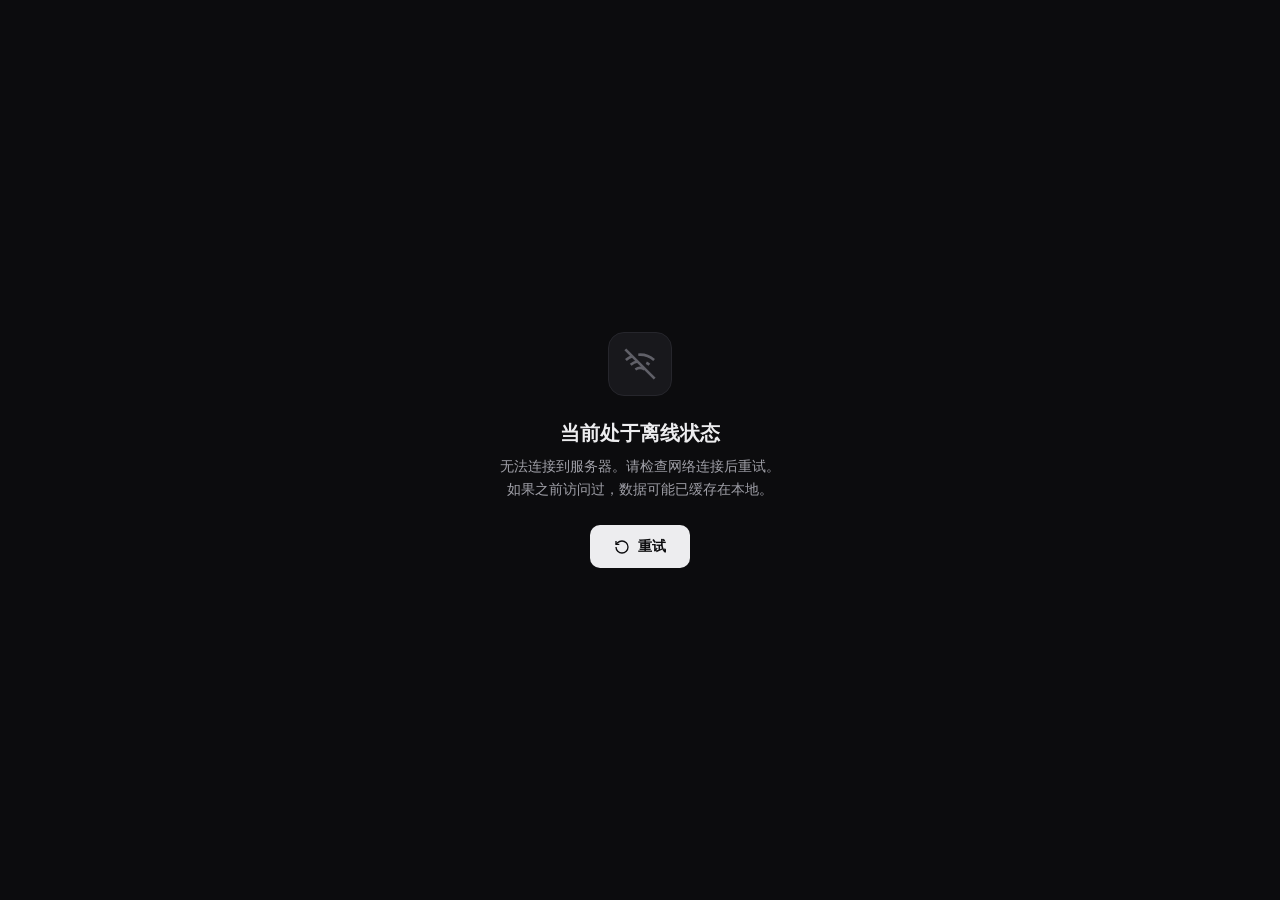
<file: web/offline.html>
<!DOCTYPE html>
<html lang="zh-CN">
<head>
  <meta charset="UTF-8">
  <meta name="viewport" content="width=device-width, initial-scale=1.0">
  <meta name="theme-color" content="#0c0c0e">
  <title>GitHub Treasure — Offline</title>
  <style>
    * { margin: 0; padding: 0; box-sizing: border-box; }
    body {
      font-family: 'Outfit', -apple-system, BlinkMacSystemFont, 'Segoe UI', sans-serif;
      background: #0c0c0e;
      color: #ededef;
      min-height: 100vh;
      display: flex;
      align-items: center;
      justify-content: center;
      text-align: center;
      padding: 32px;
    }
    .container { max-width: 420px; }
    .icon {
      width: 64px; height: 64px;
      margin: 0 auto 24px;
      border-radius: 16px;
      background: #18181c;
      border: 1px solid #26262c;
      display: flex; align-items: center; justify-content: center;
    }
    .icon svg { width: 32px; height: 32px; color: #606068; }
    h1 { font-size: 1.25rem; margin-bottom: 8px; font-weight: 600; }
    p { font-size: 0.9rem; color: #a0a0a8; line-height: 1.6; margin-bottom: 24px; }
    .retry-btn {
      display: inline-flex; align-items: center; gap: 8px;
      padding: 12px 24px;
      background: #ededef; color: #0c0c0e;
      border: none; border-radius: 10px;
      font-size: 0.9rem; font-weight: 600;
      cursor: pointer; transition: opacity 0.15s;
      font-family: inherit;
    }
    .retry-btn:hover { opacity: 0.85; }
  </style>
</head>
<body>
  <div class="container">
    <div class="icon">
      <svg viewBox="0 0 24 24" fill="none" stroke="currentColor" stroke-width="2">
        <line x1="1" y1="1" x2="23" y2="23"/>
        <path d="M16.72 11.06A10.94 10.94 0 0 1 19 12.55"/>
        <path d="M5 12.55a10.94 10.94 0 0 1 5.17-2.39"/>
        <path d="M10.71 5.05A16 16 0 0 1 22.56 9"/>
        <path d="M1.42 9a15.91 15.91 0 0 1 4.7-2.88"/>
        <path d="M8.53 16.11a6 6 0 0 1 6.95 0"/>
        <line x1="12" y1="20" x2="12.01" y2="20"/>
      </svg>
    </div>
    <h1>当前处于离线状态</h1>
    <p>无法连接到服务器。请检查网络连接后重试。<br>如果之前访问过，数据可能已缓存在本地。</p>
    <button class="retry-btn" onclick="location.reload()">
      <svg viewBox="0 0 24 24" width="16" height="16" fill="none" stroke="currentColor" stroke-width="2">
        <path d="M3 12a9 9 0 1 0 9-9 9.75 9.75 0 0 0-6.74 2.74L3 8"/>
        <path d="M3 3v5h5"/>
      </svg>
      重试
    </button>
  </div>
</body>
</html>
</file>
<file: GTM/gtm.css>
/* ============================================================
   GTM — The Departure Board
   World: station split-flap departure hall. Deep-green enamel,
   bone flaps, amber service highlights, stamp-red human marks.
   Faces: Saira (DIN-lineage transit) + Spline Sans Mono (flaps)
   + Noto Sans SC (中文).
   ============================================================ */

:root {
  --bg: #0b150f;
  --enamel: #0d1a14;
  --enamel-2: #12241a;
  --panel: #0e1a13;
  --line: #22382b;
  --line-soft: #1a2d21;
  --flap: #f2eee2;
  --flap-edge: #d9d3c1;
  --flap-ink: #22301f;
  --amber: #f5a623;
  --amber-deep: #c77f0a;
  --stamp: #c8452c;
  --stamp-ink: #b3382c;
  --ink: #e8e4d8;
  --ink-dim: #a8b3a4;
  --ink-faint: #77857a;
  --paper: #efe7d2;
  --paper-ink: #2b2b28;
  --paper-dim: #6b6a5f;

  --f-transit: "Saira Condensed", "Noto Sans SC", sans-serif;
  --f-sans: "Saira", "Noto Sans SC", "PingFang SC", "Microsoft YaHei", sans-serif;
  --f-mono: "Spline Sans Mono", "SF Mono", Consolas, monospace;

  --sp: 8px;
  --rail-w: 6px;
}

* { margin: 0; padding: 0; box-sizing: border-box; }

html { scroll-behavior: smooth; }

body {
  font-family: var(--f-sans);
  background: var(--bg);
  color: var(--ink);
  line-height: 1.6;
  -webkit-font-smoothing: antialiased;
  overflow-x: hidden;
}

/* Browser surfaces themed from the palette */
::selection { background: var(--flap); color: var(--flap-ink); }

::-webkit-scrollbar { width: 12px; }
::-webkit-scrollbar-track { background: var(--bg); }
::-webkit-scrollbar-thumb { background: var(--line); border: 3px solid var(--bg); border-radius: 6px; }
::-webkit-scrollbar-thumb:hover { background: var(--ink-faint); }

:focus-visible { outline: 2px solid var(--amber); outline-offset: 3px; border-radius: 2px; }

a { color: var(--amber); text-decoration-thickness: 1px; text-underline-offset: 3px; }

.skip-link {
  position: absolute; left: -9999px; top: 0; z-index: 200;
  background: var(--amber); color: #1c1204; padding: 10px 18px;
  font-family: var(--f-transit); font-weight: 700;
}
.skip-link:focus { left: 16px; top: 12px; }

/* ============ Station top bar ============ */

.station-bar {
  position: sticky; top: 0; z-index: 100;
  display: flex; align-items: center; gap: 24px;
  padding: 14px clamp(20px, 4vw, 48px);
  background: color-mix(in srgb, var(--bg) 88%, transparent);
  backdrop-filter: blur(10px);
  border-bottom: 1px solid var(--line);
}

.brand {
  display: flex; align-items: center; gap: 12px;
  color: var(--ink); text-decoration: none; margin-right: auto;
}
.brand-mark { width: 30px; height: 30px; color: var(--amber); flex: none; }
.brand-name {
  font-family: var(--f-transit); font-weight: 700; font-size: 19px;
  letter-spacing: .06em; display: flex; flex-direction: column; line-height: 1.05;
}
.brand-name small {
  font-family: var(--f-sans); font-weight: 500; font-size: 11px;
  letter-spacing: .14em; color: var(--ink-dim);
}

.clock {
  display: flex; align-items: baseline; gap: 12px;
  font-family: var(--f-mono); font-variant-numeric: tabular-nums;
}
.clock-time { font-size: 19px; font-weight: 500; color: var(--amber); letter-spacing: .05em; }
.clock-date { font-size: 12px; color: var(--ink-dim); }

.bar-actions { display: flex; align-items: center; gap: 14px; }

.lang-toggle {
  font-family: var(--f-mono); font-size: 13px; font-weight: 700;
  color: var(--ink); background: transparent;
  border: 1px solid var(--line); border-radius: 4px;
  padding: 8px 12px; cursor: pointer; letter-spacing: .08em;
  transition: border-color .15s ease, color .15s ease;
}
.lang-toggle:hover { border-color: var(--amber); color: var(--amber); }

.star-stub {
  display: flex; align-items: center; gap: 8px;
  font-family: var(--f-transit); font-weight: 700; font-size: 15px;
  letter-spacing: .08em; text-decoration: none;
  color: #1c1204; background: var(--amber);
  padding: 9px 16px; border-radius: 4px;
  box-shadow: 0 2px 0 var(--amber-deep), 0 6px 16px rgba(0,0,0,.35);
  transition: transform .15s ease, box-shadow .15s ease;
}
.star-stub svg { width: 16px; height: 16px; }
.star-stub:hover { transform: translateY(-1px); box-shadow: 0 3px 0 var(--amber-deep), 0 10px 22px rgba(0,0,0,.4); }
.star-stub:active { transform: translateY(1px); box-shadow: 0 1px 0 var(--amber-deep); }

/* ============ Sections shared ============ */

main { display: block; }

section { padding: clamp(72px, 9vw, 120px) clamp(20px, 4vw, 48px); }

.sec-title {
  font-family: var(--f-transit); font-weight: 800;
  font-size: clamp(30px, 4vw, 44px); line-height: 1.1;
  letter-spacing: .01em; color: var(--ink);
  margin-bottom: 14px;
}
.sec-title b {
  display: block;
  font-family: var(--f-mono); font-weight: 500;
  font-size: 13px; letter-spacing: .28em;
  color: var(--amber); margin-top: 6px;
}

.sec-lede {
  max-width: 62ch; font-size: 16.5px; color: var(--ink-dim);
  margin-bottom: clamp(36px, 5vw, 56px);
}

/* ============ Hall (hero) ============ */

.hall {
  background:
    radial-gradient(1200px 500px at 50% -10%, rgba(245,166,35,.05), transparent 60%),
    var(--bg);
  padding-top: clamp(48px, 7vw, 88px);
}

.hall-head { max-width: 1080px; margin: 0 auto 44px; }

.hall-title {
  font-family: var(--f-transit); font-weight: 800;
  font-size: clamp(38px, 5.6vw, 72px);
  line-height: 1.06; letter-spacing: .005em;
  margin-bottom: 20px;
}
.hall-title .zh-block {
  display: block;
  font-family: "Noto Sans SC", var(--f-sans); font-weight: 900;
  color: var(--flap);
}
.hall-title .en-block {
  display: block;
  font-family: var(--f-transit);
  font-size: .52em; letter-spacing: .04em;
  color: var(--amber); margin-top: 10px;
}

.hall-lede { max-width: 60ch; font-size: 17px; color: var(--ink-dim); }

/* ---- Board ---- */

.board-frame {
  max-width: 1160px; margin: 0 auto;
  background: linear-gradient(180deg, #17291e, #101f16);
  border: 1px solid var(--line);
  border-radius: 14px;
  padding: 10px;
  box-shadow: 0 24px 60px rgba(0,0,0,.5), inset 0 1px 0 rgba(242,238,226,.06);
  position: relative;
}
.board-frame::before,
.board-frame::after {
  content: ""; position: absolute; width: 10px; height: 10px; border-radius: 50%;
  background: radial-gradient(circle at 35% 30%, #55685c, #232f27 70%);
  box-shadow: inset 0 -1px 2px rgba(0,0,0,.6), 0 1px 2px rgba(0,0,0,.5);
}
.board-frame::before { top: 14px; left: 14px; }
.board-frame::after { top: 14px; right: 14px; }

.board-header {
  display: flex; align-items: baseline; gap: 18px; flex-wrap: wrap;
  padding: 14px 22px 12px;
}
.bh-zh {
  font-family: "Noto Sans SC", var(--f-sans); font-weight: 900;
  font-size: 21px; color: var(--amber); letter-spacing: .12em;
}
.bh-en {
  font-family: var(--f-transit); font-weight: 800; font-size: 21px;
  letter-spacing: .14em; color: var(--flap);
}
.bh-service { font-size: 12.5px; color: var(--ink-dim); letter-spacing: .06em; }
.bh-updated {
  margin-left: auto; font-family: var(--f-mono); font-size: 12px;
  color: var(--ink-faint); letter-spacing: .08em;
}

.board { border-top: 1px solid var(--line); }

.brow {
  display: grid;
  grid-template-columns: 190px minmax(0,1fr) 110px 96px;
  align-items: stretch;
  border-bottom: 1px solid var(--line-soft);
}

.r-line {
  display: flex; flex-direction: column; justify-content: center; gap: 1px;
  padding: 9px 14px;
  border-right: 1px solid var(--line-soft);
}
.r-line b {
  font-family: var(--f-transit); font-weight: 700; font-size: 14.5px;
  letter-spacing: .1em; color: var(--flap); line-height: 1.2;
  white-space: nowrap;
}
.r-line i {
  font-style: normal; font-size: 11.5px; color: var(--ink-faint);
  letter-spacing: .1em; white-space: nowrap;
}

.r-dest { display: flex; align-items: center; padding: 9px 14px; min-width: 0; }

.flap {
  position: relative; display: block; width: 100%;
  background: linear-gradient(180deg, var(--flap) 0%, var(--flap) 48.5%, #e6e0ce 48.5%, var(--flap-edge) 100%);
  border-radius: 6px;
  padding: 8px 14px;
  transform-style: preserve-3d;
  box-shadow: inset 0 -2px 0 rgba(0,0,0,.18), 0 3px 8px rgba(0,0,0,.35);
}
.flap::after {
  content: ""; position: absolute; left: 0; right: 0; top: 50%; height: 1.5px;
  background: rgba(13,26,20,.28);
}
.flap-name {
  display: block;
  font-family: var(--f-mono); font-weight: 500; font-size: 16.5px;
  color: var(--flap-ink); letter-spacing: .01em;
  white-space: nowrap; overflow: hidden; text-overflow: ellipsis;
  font-variant-numeric: tabular-nums;
}
.flap.flipping { animation: flapFlip .5s cubic-bezier(.45,0,.35,1); }
@keyframes flapFlip {
  0% { transform: rotateX(0); }
  50% { transform: rotateX(-90deg); filter: brightness(.72); }
  100% { transform: rotateX(0); filter: brightness(1); }
}

.r-stars {
  display: flex; align-items: center; justify-content: flex-end;
  padding: 0 16px;
  font-family: var(--f-mono); font-size: 15.5px; font-weight: 500;
  color: var(--ink); font-variant-numeric: tabular-nums;
  border-left: 1px solid var(--line-soft);
}

.r-rating {
  display: flex; align-items: center; justify-content: center; gap: 3px;
  font-family: var(--f-mono); font-size: 13.5px;
  border-left: 1px solid var(--line-soft);
  color: var(--ink-dim); font-variant-numeric: tabular-nums;
}
.r-rating .five-count { color: var(--amber); font-weight: 700; font-size: 15px; }
.r-rating .rating-unit { font-size: 11px; color: var(--ink-faint); margin-left: 3px; }

.board-sr {
  position: absolute; width: 1px; height: 1px;
  overflow: hidden; clip-path: inset(50%); white-space: nowrap;
}

.board-foot {
  padding: 12px 22px;
  font-size: 12.5px; color: var(--ink-faint); letter-spacing: .04em;
}

/* ---- Hall CTA ---- */

.hall-cta {
  max-width: 1160px; margin: 40px auto 0;
  display: flex; align-items: stretch; gap: 18px; flex-wrap: wrap;
}

.ticket-main {
  display: flex; flex-direction: column; gap: 4px;
  background: linear-gradient(180deg, var(--amber), #e8991a);
  color: #1c1204; text-decoration: none;
  padding: 18px 30px 16px;
  border-radius: 8px;
  position: relative;
  box-shadow: 0 4px 0 var(--amber-deep), 0 16px 34px rgba(0,0,0,.45);
  transition: transform .15s ease, box-shadow .15s ease;
}
.ticket-main::before, .ticket-main::after {
  content: ""; position: absolute; top: 50%; width: 18px; height: 18px;
  border-radius: 50%; background: var(--bg);
  transform: translateY(-50%);
}
.ticket-main::before { left: -9px; }
.ticket-main::after { right: -9px; }
.ticket-main:hover { transform: translateY(-2px); box-shadow: 0 6px 0 var(--amber-deep), 0 22px 44px rgba(0,0,0,.5); }
.ticket-main:active { transform: translateY(1px); box-shadow: 0 2px 0 var(--amber-deep), 0 10px 20px rgba(0,0,0,.4); }

.ticket-star {
  display: flex; align-items: center; gap: 10px;
  font-family: var(--f-transit); font-weight: 800; font-size: 21px;
  letter-spacing: .05em;
}
.ticket-star svg { width: 20px; height: 20px; }
.ticket-main small { font-size: 12.5px; font-weight: 500; opacity: .82; letter-spacing: .02em; }

.ticket-alt {
  display: flex; align-items: center;
  font-family: var(--f-transit); font-weight: 700; font-size: 17px;
  letter-spacing: .04em; text-decoration: none;
  color: var(--ink); border: 1px solid var(--line);
  border-radius: 8px; padding: 18px 26px;
  transition: border-color .15s ease, color .15s ease, background .15s ease;
}
.ticket-alt:hover { border-color: var(--amber); color: var(--amber); background: rgba(245,166,35,.06); }

.ticket-main.big .ticket-star { font-size: 26px; }

/* ============ How / machine timetable ============ */

.how { background: var(--panel); border-top: 1px solid var(--line); border-bottom: 1px solid var(--line); }

.how-grid {
  max-width: 1160px; margin: 0 auto;
  display: grid; grid-template-columns: minmax(0,1.1fr) minmax(0,.9fr); gap: clamp(40px, 5vw, 72px);
  align-items: start;
}

.how-flow { display: flex; flex-direction: column; }

.flow-step {
  display: flex; gap: 18px; padding: 22px 0;
  border-bottom: 1px solid var(--line-soft);
}
.flow-step:first-child { padding-top: 4px; }
.flow-step:last-child { border-bottom: none; }

.fs-icon {
  flex: none; width: 44px; height: 44px;
  display: flex; align-items: center; justify-content: center;
  border: 1px solid var(--line); border-radius: 8px;
  color: var(--amber); background: var(--enamel);
}
.fs-icon svg { width: 21px; height: 21px; }

.flow-step h3 {
  font-family: var(--f-transit); font-weight: 700; font-size: 19px;
  letter-spacing: .03em; margin-bottom: 4px;
}
.flow-step p { font-size: 14.5px; color: var(--ink-dim); }

.how-formula { display: flex; flex-direction: column; gap: 18px; }
.how-formula h3 {
  font-family: var(--f-transit); font-weight: 700; font-size: 19px; letter-spacing: .03em;
}

.formula {
  background: var(--enamel); border: 1px solid var(--line);
  border-radius: 10px; padding: 20px 22px;
  overflow-x: auto;
  box-shadow: inset 0 1px 0 rgba(242,238,226,.05), 0 12px 28px rgba(0,0,0,.35);
}
.formula code {
  font-family: var(--f-mono); font-size: 13.5px; line-height: 1.75;
  color: var(--flap); white-space: pre;
}
.formula .fx-c { color: var(--ink-faint); }

.formula-note { font-size: 14px; color: var(--ink-dim); }

.wf-table { width: 100%; border-collapse: collapse; font-size: 13.5px; }
.wf-table caption {
  caption-side: top; text-align: left;
  font-family: var(--f-transit); font-weight: 700; font-size: 15px;
  letter-spacing: .05em; color: var(--ink-dim); padding-bottom: 10px;
}
.wf-table th {
  text-align: left; font-family: var(--f-transit); font-weight: 700;
  font-size: 12.5px; letter-spacing: .12em; color: var(--amber);
  border-bottom: 1px solid var(--line); padding: 8px 10px 8px 0;
}
.wf-table td {
  padding: 9px 10px 9px 0; border-bottom: 1px solid var(--line-soft);
  color: var(--ink-dim); vertical-align: top;
}
.wf-table td:first-child { font-family: var(--f-mono); color: var(--flap); font-size: 12.5px; }

/* ============ Notices (keeper) ============ */

.notices { background: linear-gradient(180deg, #142b1e, #0f2016); }

.notice-board {
  max-width: 1160px; margin: 0 auto;
  display: grid; grid-template-columns: repeat(3, 1fr); gap: clamp(20px, 3vw, 34px);
  align-items: stretch;
}

.notice-card {
  position: relative;
  background: linear-gradient(178deg, #f4eddc, #e9e0c9);
  color: var(--paper-ink);
  border-radius: 3px;
  padding: 30px 24px 22px;
  box-shadow: 0 14px 30px rgba(0,0,0,.42), 0 2px 6px rgba(0,0,0,.3);
}
.notice-card:nth-child(1) { transform: rotate(-.7deg); }
.notice-card:nth-child(2) { transform: rotate(.45deg); }
.notice-card:nth-child(3) { transform: rotate(-.35deg); }
.notice-card:hover { transform: rotate(0) translateY(-4px); }
.notice-card { transition: transform .2s ease, box-shadow .2s ease; }

.pin {
  position: absolute; top: 12px; left: 50%; margin-left: -7px;
  width: 14px; height: 14px; border-radius: 50%;
  background: radial-gradient(circle at 35% 30%, #e0684f, #8f2c1c 72%);
  box-shadow: 0 3px 5px rgba(0,0,0,.45), inset 0 -2px 3px rgba(0,0,0,.35);
}

.nc-head {
  display: flex; align-items: flex-start; justify-content: space-between; gap: 12px;
  border-bottom: 2px solid rgba(43,43,40,.16); padding-bottom: 12px; margin-bottom: 14px;
}
.nc-head h3 {
  font-family: var(--f-mono); font-weight: 700; font-size: 15px;
  color: var(--paper-ink); word-break: break-all; line-height: 1.35;
}

.nc-stamp {
  flex: none;
  font-family: var(--f-transit); font-weight: 800; font-size: 17px;
  color: var(--stamp-ink);
  border: 2.5px solid var(--stamp-ink); border-radius: 6px;
  padding: 3px 9px;
  transform: rotate(-7deg);
  letter-spacing: .06em;
  opacity: .92;
  -webkit-mask-image: radial-gradient(circle at 30% 40%, black 92%, rgba(0,0,0,.75) 100%);
          mask-image: radial-gradient(circle at 30% 40%, black 92%, rgba(0,0,0,.75) 100%);
}

.nc-meta {
  display: grid; grid-template-columns: 1fr 1fr; gap: 6px 14px;
  margin-bottom: 14px;
}
.nc-meta div { display: flex; gap: 8px; align-items: baseline; min-width: 0; }
.nc-meta dt {
  font-family: var(--f-mono); font-size: 10.5px; letter-spacing: .1em;
  color: var(--paper-dim); flex: none;
}
.nc-meta dd {
  font-family: var(--f-mono); font-size: 12px; color: var(--paper-ink);
  overflow: hidden; text-overflow: ellipsis; white-space: nowrap;
}

.nc-body { font-size: 13.8px; line-height: 1.7; color: #45443c; margin-bottom: 16px; }

.nc-link {
  font-family: var(--f-transit); font-weight: 700; font-size: 14.5px;
  letter-spacing: .04em; color: var(--stamp-ink); text-decoration: none;
}
.nc-link:hover { text-decoration: underline; text-decoration-thickness: 2px; }

/* ============ Lineage metro ============ */

.lineage { background: var(--bg); }

.metro { max-width: 1160px; margin: 0 auto; }

.metro-svg { width: 100%; height: auto; display: block; }

.mline .rail {
  fill: none; stroke-width: var(--rail-w); stroke-linecap: round;
}
.mline .rail.dashed { stroke-width: 3.5; stroke-dasharray: 10 8; opacity: .8; }
.mline:nth-of-type(1) .rail { stroke: #e8991a; }
.mline:nth-of-type(2) .rail { stroke: var(--stamp); }
.mline:nth-of-type(3) .rail { stroke: #4f8a6d; }
.mline:nth-of-type(4) .rail { stroke: #6b8ba4; }
.mline:nth-of-type(5) .rail { stroke: var(--flap); }
.mline:nth-of-type(6) .rail { stroke: #8a7f68; }
.mline:nth-of-type(7) .rail { stroke: #8a7f68; }
.mline:nth-of-type(8) .rail { stroke: #8a7f68; }

.stn { fill: var(--enamel); stroke: var(--flap); stroke-width: 3; }
.stn.origin { fill: var(--amber); stroke: var(--flap); stroke-width: 3; }
.stn.cousin { stroke-dasharray: 3 3; stroke-width: 2.5; }

.stn-name {
  font-family: var(--f-mono); font-size: 12px;
  fill: var(--ink); letter-spacing: .02em;
}
.stn-note { font-family: var(--f-mono); font-size: 10.5px; fill: var(--ink-faint); letter-spacing: .06em; }

.metro-legend {
  display: flex; gap: 28px; flex-wrap: wrap;
  margin-top: 26px; font-size: 13px; color: var(--ink-dim);
}
.metro-legend span { display: flex; align-items: center; gap: 9px; }
.metro-legend i { width: 14px; height: 14px; border-radius: 50%; flex: none; }
.lg-origin { background: var(--amber); border: 2.5px solid var(--flap); }
.lg-stn { background: var(--enamel); border: 2.5px solid var(--flap); }
.lg-cousin { background: var(--enamel); border: 2px dashed #8a7f68; }

/* ============ Gate ============ */

.gate { background: var(--panel); border-top: 1px solid var(--line); border-bottom: 1px solid var(--line); }

.gate-grid {
  max-width: 1160px; margin: 0 auto;
  display: grid; grid-template-columns: repeat(4, 1fr); gap: clamp(18px, 2.5vw, 30px);
}

.gate-item {
  border: 1px solid var(--line); border-radius: 10px;
  background: var(--enamel);
  padding: 24px 20px;
  position: relative;
}
.gate-stamp {
  position: absolute; top: 16px; right: 16px;
  font-family: var(--f-transit); font-weight: 800; font-size: 12.5px;
  letter-spacing: .14em; color: #6fae87;
  border: 2px solid #6fae87; border-radius: 4px;
  padding: 2px 7px; transform: rotate(8deg); opacity: .85;
}
.gate-item h3 {
  font-family: var(--f-transit); font-weight: 700; font-size: 18px;
  letter-spacing: .03em; margin-bottom: 8px; padding-right: 64px;
}
.gate-item p { font-size: 13.8px; color: var(--ink-dim); }

/* ============ Quick start ============ */

.quickstart { background: var(--bg); }

.qs-ticket {
  max-width: 880px; margin: 0 auto;
  display: flex; flex-direction: column;
}

.qs-cmd {
  display: grid; grid-template-columns: 44px 1fr auto; gap: 18px; align-items: center;
  padding: 18px 22px;
  border-bottom: 1px dashed var(--line);
}
.qs-cmd:first-child { border-top: 1px dashed var(--line); }

.qs-no {
  font-family: var(--f-transit); font-weight: 800; font-size: 22px;
  color: var(--amber); text-align: center;
}
.qs-cmd pre {
  overflow-x: auto; padding: 4px 0;
}
.qs-cmd code {
  font-family: var(--f-mono); font-size: 13.5px; line-height: 1.7;
  color: var(--flap); white-space: pre;
}
.qs-label {
  font-size: 12.5px; color: var(--ink-faint); letter-spacing: .08em; white-space: nowrap;
}

.qs-note {
  max-width: 68ch; margin: 30px auto 0; text-align: center;
  font-size: 14px; color: var(--ink-dim);
}

/* ============ Terminus ============ */

.terminus { padding: 0; background: var(--bg); }

.terminus-board {
  background: linear-gradient(180deg, var(--amber), #e8991a);
  color: #1c1204;
  text-align: center;
  padding: clamp(64px, 8vw, 104px) 24px;
}

.term-line {
  font-family: var(--f-transit); font-weight: 800;
  font-size: clamp(26px, 3.6vw, 42px); letter-spacing: .02em;
  margin-bottom: 28px;
}

.terminus .ticket-main { display: inline-flex; background: #17291e; color: var(--flap); box-shadow: 0 4px 0 #0d1a14, 0 18px 38px rgba(0,0,0,.35); }
.terminus .ticket-main::before, .terminus .ticket-main::after { background: var(--amber); }
.terminus .ticket-main:hover { box-shadow: 0 6px 0 #0d1a14, 0 24px 48px rgba(0,0,0,.4); }
.terminus .ticket-main:active { box-shadow: 0 2px 0 #0d1a14; }
.terminus .ticket-main small { opacity: .75; }

/* ============ Footer ============ */

.station-foot {
  display: flex; justify-content: space-between; gap: 16px; flex-wrap: wrap;
  padding: 26px clamp(20px, 4vw, 48px);
  border-top: 1px solid var(--line);
  font-size: 13px; color: var(--ink-faint);
}
.station-foot a { color: var(--ink-dim); }
.station-foot a:hover { color: var(--amber); }

/* ============ Language state ============ */

html[data-lang="en"] [data-i18n-line]::after,
html[data-lang="zh"] .en-line-only { display: inline; }

/* ============ Responsive ============ */

@media (max-width: 1024px) {
  .how-grid { grid-template-columns: minmax(0,1fr); }
  .gate-grid { grid-template-columns: repeat(2, 1fr); }
  .notice-board { grid-template-columns: 1fr; max-width: 640px; }
  .notice-card:nth-child(2) { transform: rotate(.45deg); }
  .clock { display: none; }
}

@media (max-width: 760px) {
  .brow { grid-template-columns: 128px minmax(0,1fr) 76px; }
  .r-rating { display: none; }
  .r-line b { font-size: 12.5px; letter-spacing: .06em; }
  .r-line i { font-size: 10.5px; }
  .flap-name { font-size: 13.5px; }
  .flap { padding: 6px 10px; }
  .r-stars { font-size: 13px; padding: 0 10px; }
  .board-header { gap: 10px; }
  .bh-updated { margin-left: 0; width: 100%; }
  .hall-cta { flex-direction: column; }
  .ticket-alt { justify-content: center; }
  .qs-cmd { grid-template-columns: 30px 1fr; }
  .qs-label { grid-column: 2; white-space: normal; }
  .gate-grid { grid-template-columns: 1fr; }
  .metro-svg { min-width: 720px; }
  .metro { overflow-x: auto; }
  .metro-legend { min-width: 720px; }
  .station-foot { flex-direction: column; }
}

@media (max-width: 480px) {
  .station-bar { gap: 12px; }
  .brand-name { font-size: 16px; }
  .star-stub { padding: 8px 12px; font-size: 13.5px; }
  .bh-zh, .bh-en { font-size: 17px; }
  .ticket-main { padding: 16px 20px 14px; }
  .ticket-star { font-size: 18px; }
}

@media (max-width: 640px) {
  .brow {
    grid-template-columns: minmax(0,1fr) auto;
    grid-template-areas: "line stars" "dest dest";
  }
  .r-line { grid-area: line; border-right: none; padding: 10px 14px 4px; }
  .r-line b, .r-line i { white-space: normal; }
  .r-stars { grid-area: stars; border-left: none; padding: 12px 14px 0; }
  .r-dest { grid-area: dest; padding: 6px 14px 12px; }
  .flap { padding: 7px 12px; }
  .flap-name { font-size: 12.5px; }
}

@media (max-width: 380px) {
  .flap-name { font-size: 11.5px; white-space: normal; line-height: 1.35; }
}

/* ============ Motion preferences ============ */

@media (prefers-reduced-motion: reduce) {
  html { scroll-behavior: auto; }
  .flap.flipping { animation: none; }
  .ticket-main, .star-stub, .notice-card, .ticket-alt { transition: none; }
}
</file>
